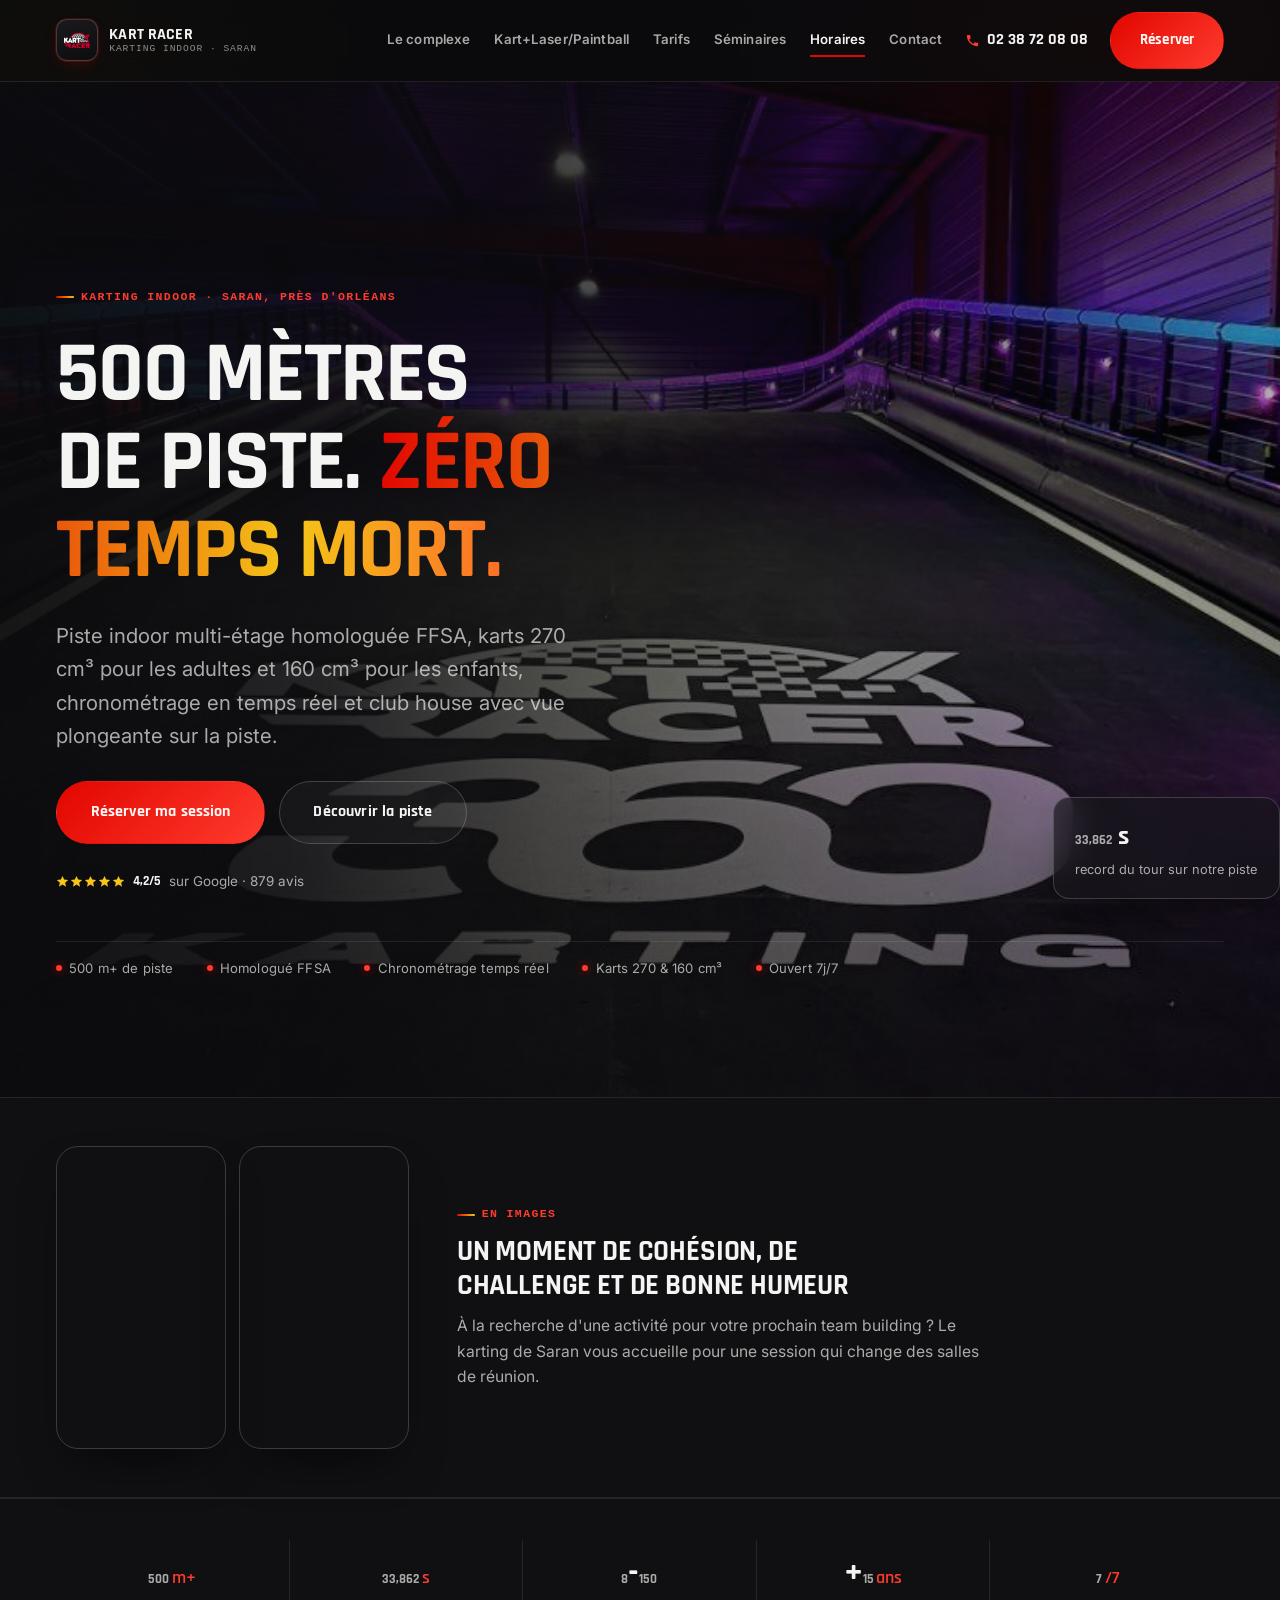
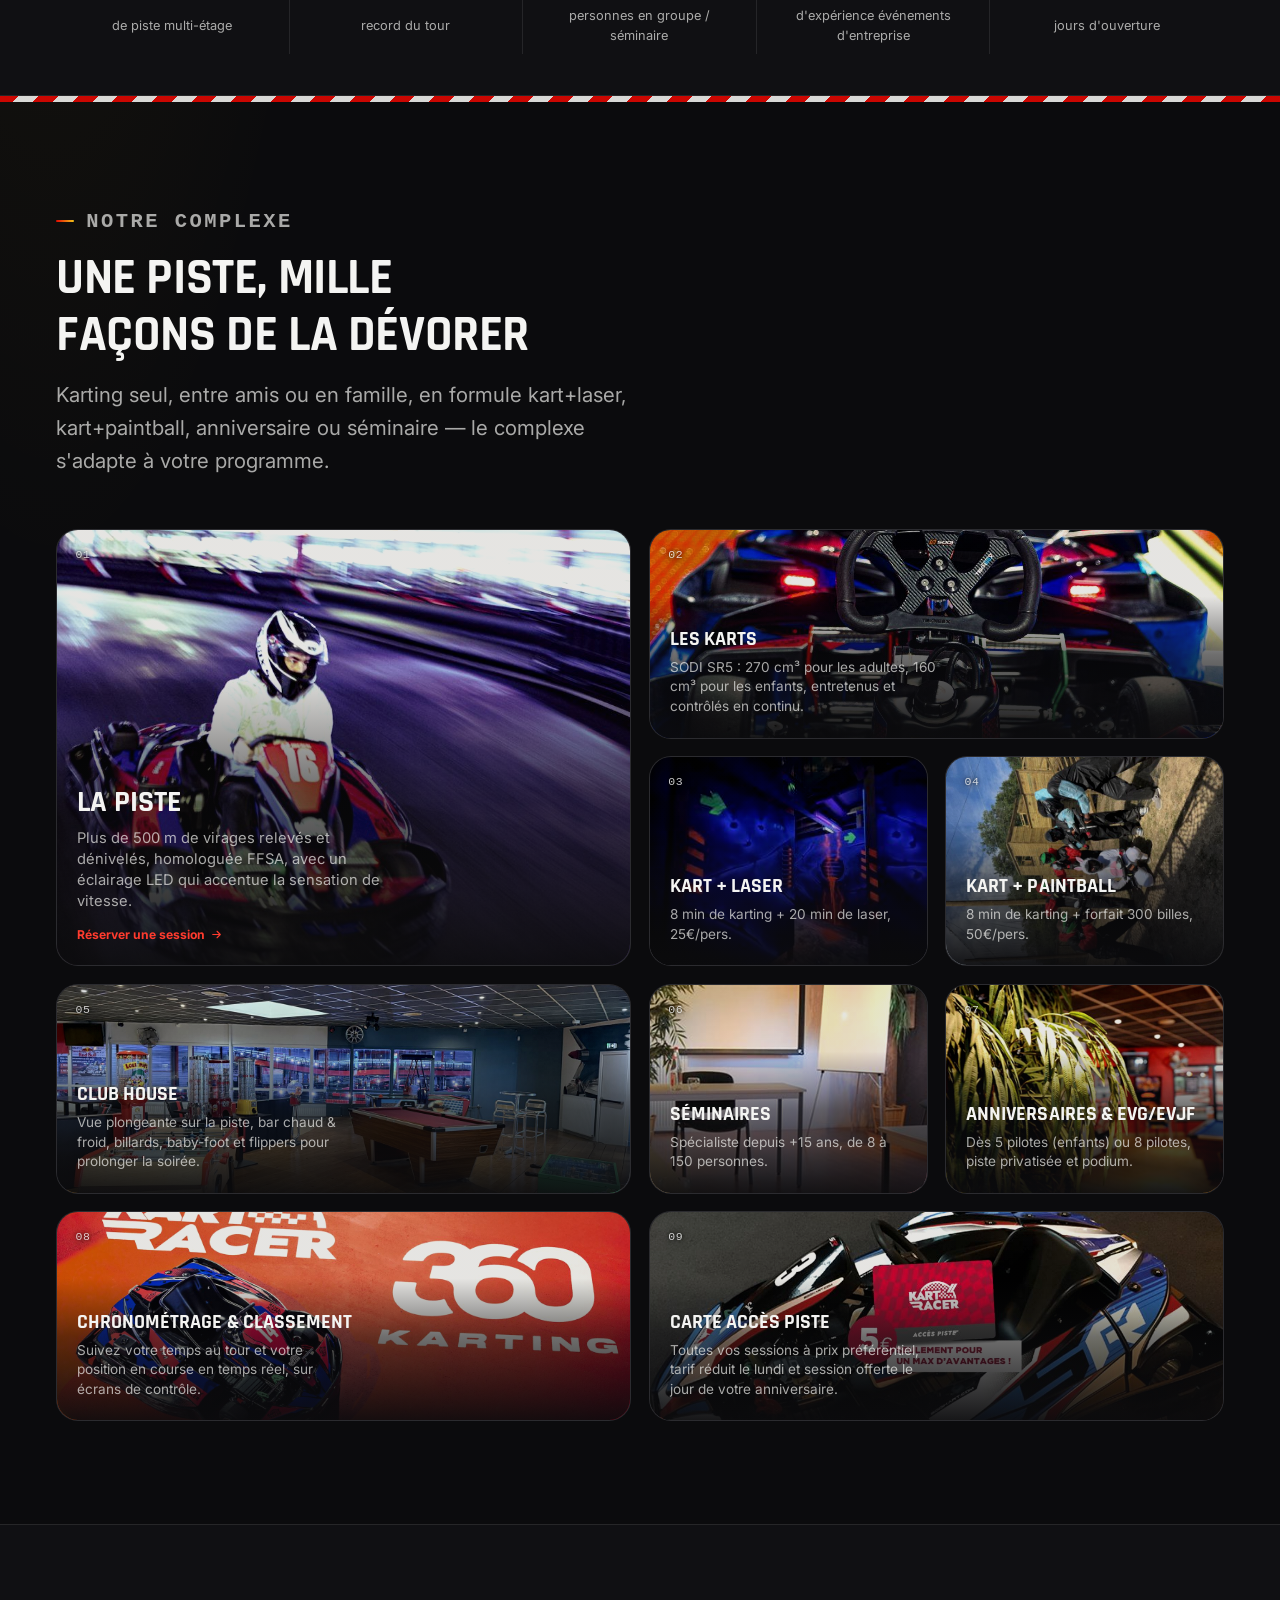
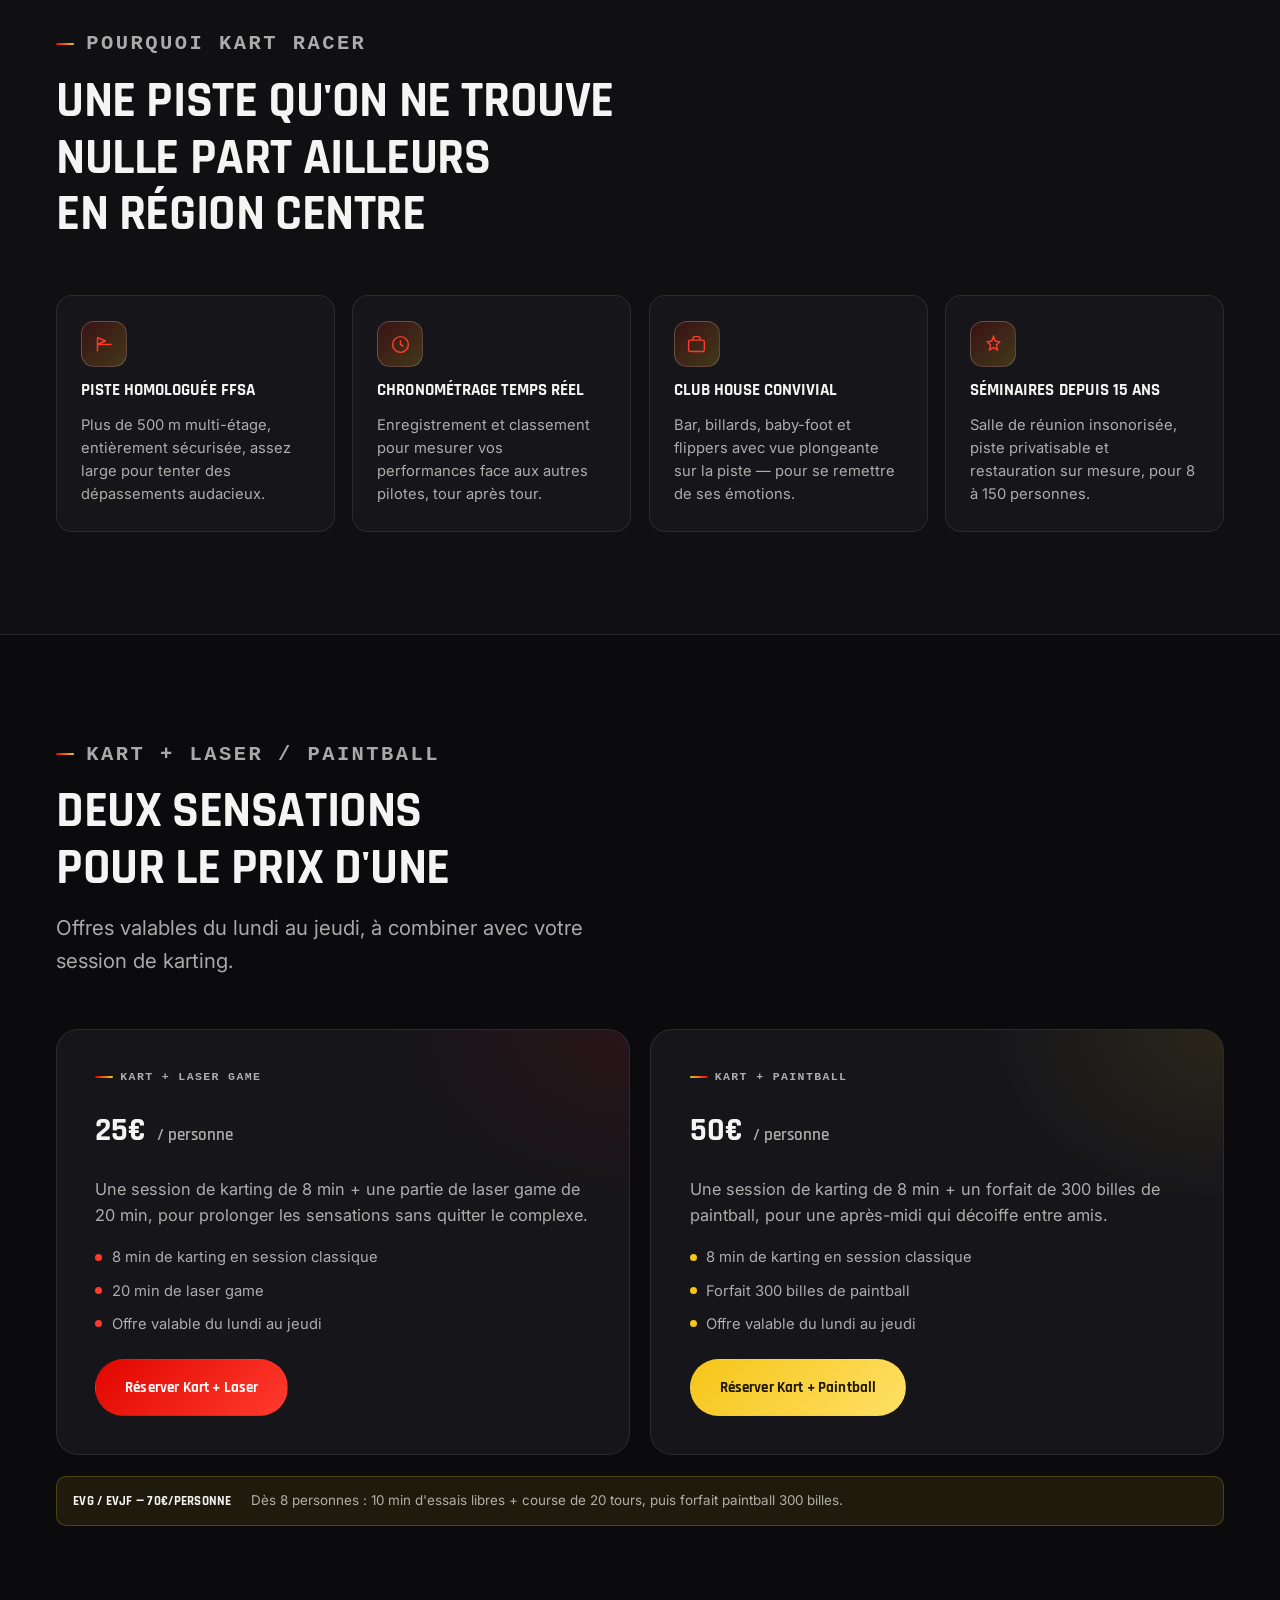
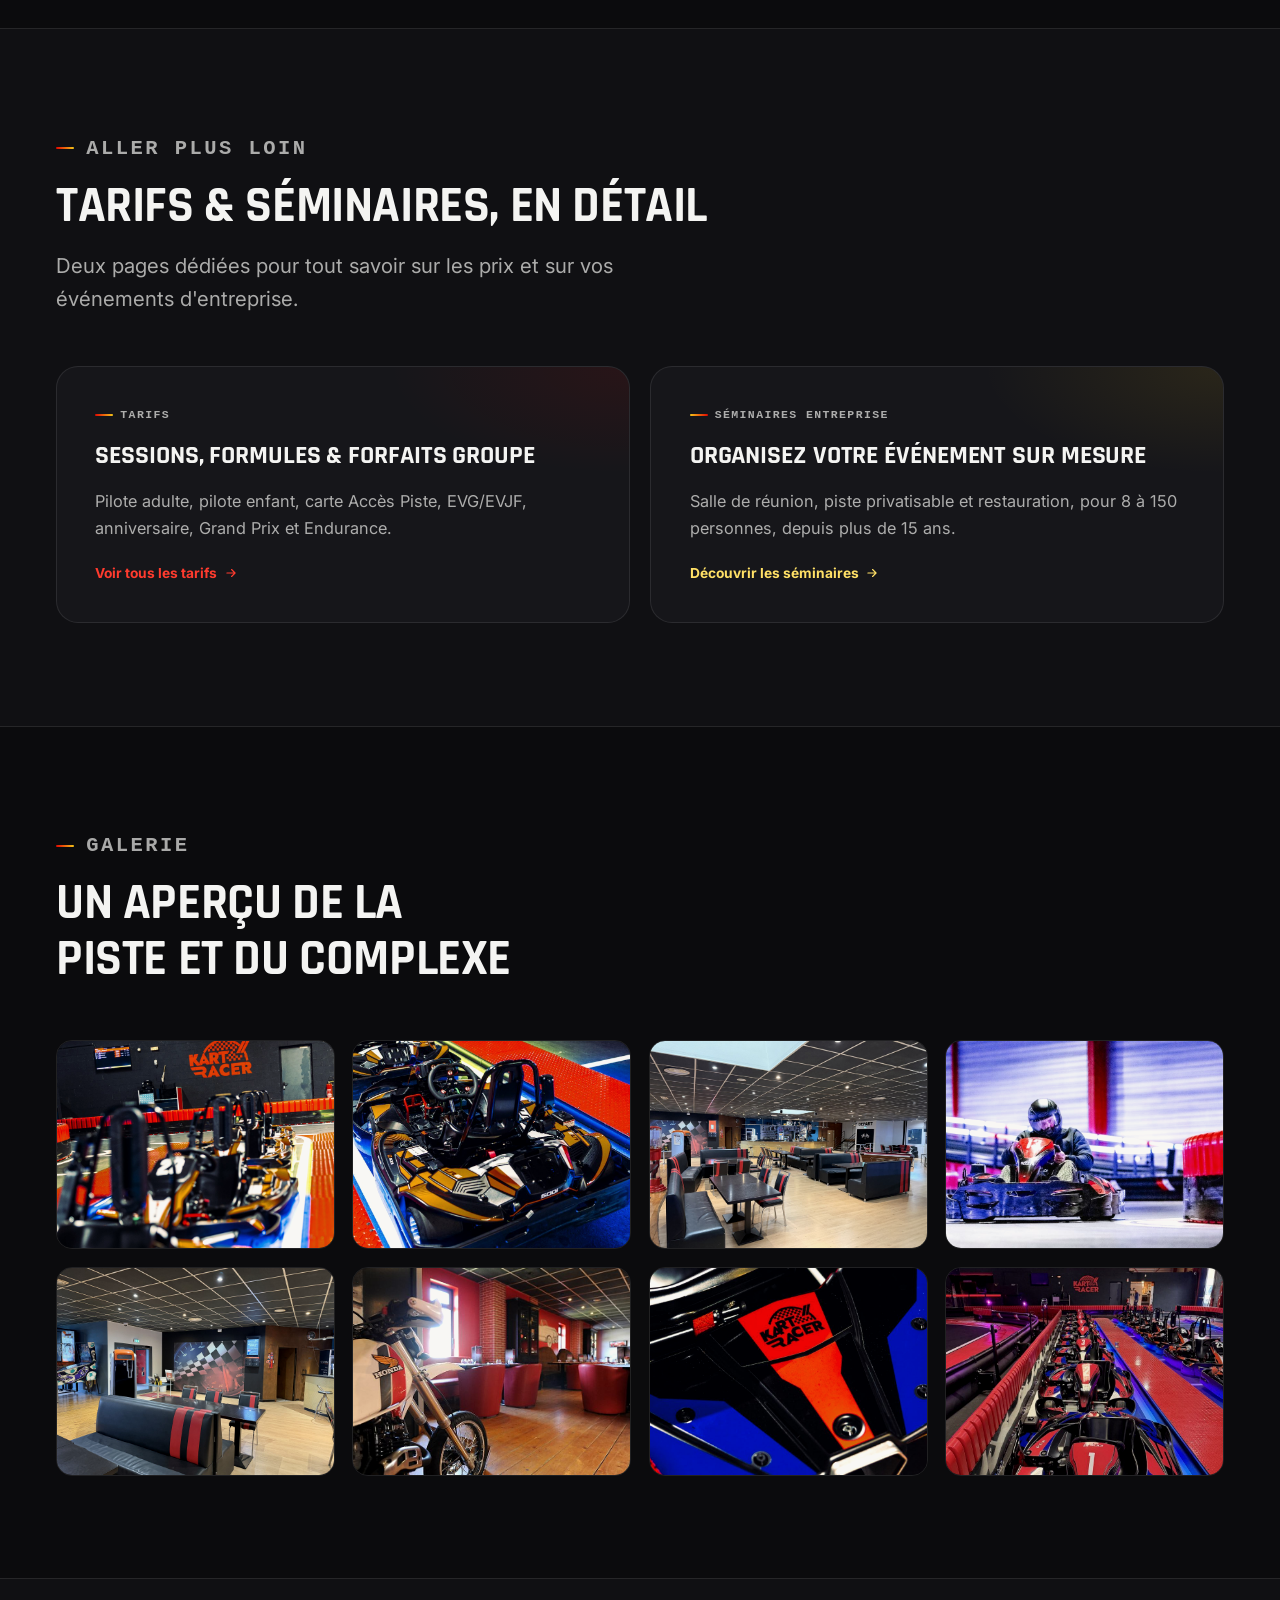
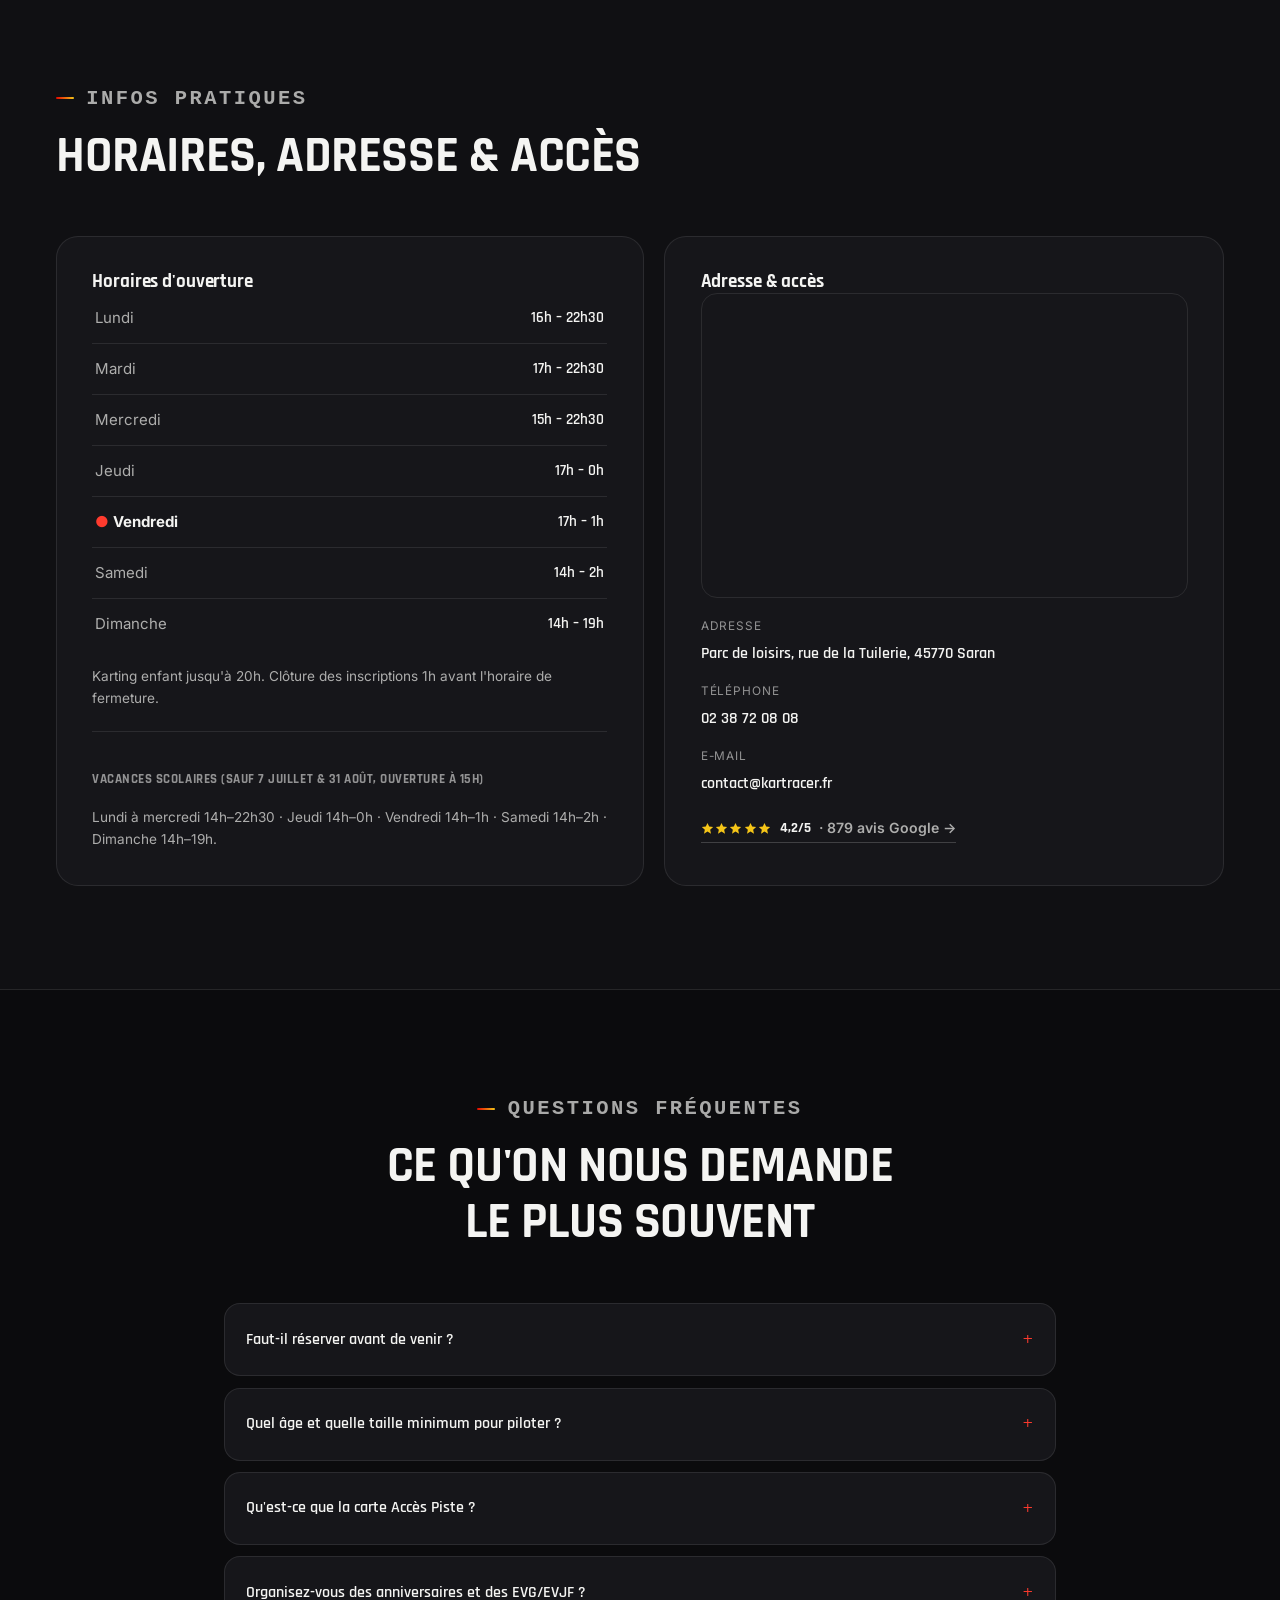
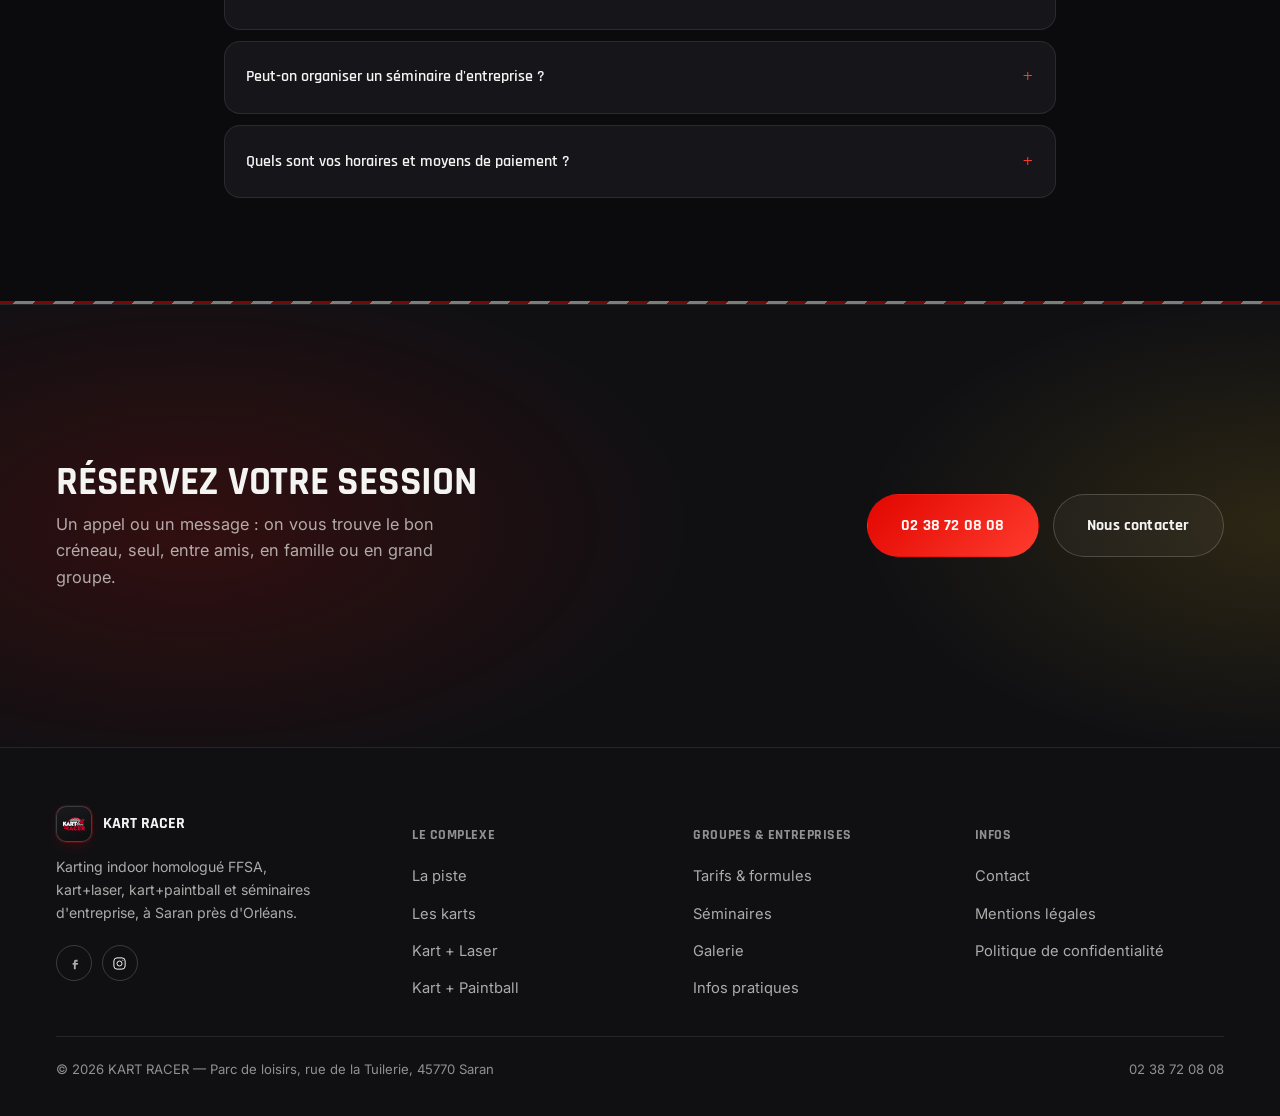
<file: index.html>
<!doctype html>
<html lang="fr">
<head>
<meta charset="utf-8" />
<meta name="viewport" content="width=device-width, initial-scale=1" />
<title>KART RACER — Karting indoor à Saran, près d'Orléans</title>
<meta name="description" content="Piste de karting indoor homologuée FFSA de plus de 500 m à Saran. Karts adultes 270 cm³ et enfants 160 cm³, chronométrage temps réel, kart+laser, kart+paintball, club house, séminaires d'entreprise et anniversaires." />
<link rel="icon" href="assets/img/logo-white.png" />
<meta property="og:title" content="KART RACER — Karting indoor à Saran" />
<meta property="og:description" content="Piste indoor homologuée FFSA de 500 m+, karts adultes et enfants, chronométrage temps réel, formules kart+laser/paintball, séminaires et anniversaires." />
<meta property="og:image" content="https://kart-racer.vercel.app/assets/img/hero-piste.jpg" />
<meta property="og:type" content="website" />
<meta name="twitter:card" content="summary_large_image" />
<link rel="canonical" href="https://www.kartracer.fr/" />

<script type="application/ld+json">
{
  "@context": "https://schema.org",
  "@type": "SportsActivityLocation",
  "name": "Kart Racer",
  "description": "Karting indoor homologué FFSA de plus de 500 m à Saran, karts adultes 270 cm³ et enfants 160 cm³, kart+laser, kart+paintball, club house et séminaires d'entreprise.",
  "telephone": "+33238720808",
  "email": "contact@kartracer.fr",
  "url": "https://www.kartracer.fr",
  "image": "https://www.kartracer.fr/wp-content/uploads/2025/12/KARTING_PISTE_ORLEANS-1-1024x617.jpeg",
  "address": {
    "@type": "PostalAddress",
    "streetAddress": "Rue de la Tuilerie",
    "addressLocality": "Saran",
    "postalCode": "45770",
    "addressRegion": "Loiret",
    "addressCountry": "FR"
  },
  "sameAs": [
    "https://www.facebook.com/pages/Kart-Racer-Saran/335581123008?ref=ts",
    "https://www.instagram.com/kart_racer_saran/"
  ],
  "aggregateRating": {
    "@type": "AggregateRating",
    "ratingValue": "4.2",
    "reviewCount": "879"
  },
  "openingHoursSpecification": [
    { "@type": "OpeningHoursSpecification", "dayOfWeek": "Monday", "opens": "16:00", "closes": "22:30" },
    { "@type": "OpeningHoursSpecification", "dayOfWeek": "Tuesday", "opens": "17:00", "closes": "22:30" },
    { "@type": "OpeningHoursSpecification", "dayOfWeek": "Wednesday", "opens": "15:00", "closes": "22:30" },
    { "@type": "OpeningHoursSpecification", "dayOfWeek": "Thursday", "opens": "17:00", "closes": "00:00" },
    { "@type": "OpeningHoursSpecification", "dayOfWeek": "Friday", "opens": "17:00", "closes": "01:00" },
    { "@type": "OpeningHoursSpecification", "dayOfWeek": "Saturday", "opens": "14:00", "closes": "02:00" },
    { "@type": "OpeningHoursSpecification", "dayOfWeek": "Sunday", "opens": "14:00", "closes": "19:00" }
  ],
  "maximumAttendeeCapacity": 150
}
</script>

<script type="application/ld+json">
{
  "@context": "https://schema.org",
  "@type": "FAQPage",
  "mainEntity": [
    { "@type": "Question", "name": "Faut-il réserver avant de venir ?", "acceptedAnswer": { "@type": "Answer", "text": "C'est conseillé, surtout le week-end et pour les groupes. Le plus simple est d'appeler le 02 38 72 08 08 ou de passer par notre formulaire de contact." } },
    { "@type": "Question", "name": "Quel âge et quelle taille minimum pour piloter ?", "acceptedAnswer": { "@type": "Answer", "text": "Les enfants pilotent en mini-kart 160 cm³ dès 7 ans et 1,30 m minimum (sessions jusqu'à 20h). Les adultes pilotent en kart 270 cm³ dès 15 ans et 1,55 m minimum." } },
    { "@type": "Question", "name": "Qu'est-ce que la carte Accès Piste ?", "acceptedAnswer": { "@type": "Answer", "text": "Une carte active 24h après son enregistrement, qui donne un tarif préférentiel sur toutes vos sessions, un tarif réduit tous les lundis et une session offerte le jour de votre anniversaire." } },
    { "@type": "Question", "name": "Organisez-vous des anniversaires et des EVG/EVJF ?", "acceptedAnswer": { "@type": "Answer", "text": "Oui, des formules existent dès 5 pilotes pour les anniversaires enfants et dès 8 pilotes pour les EVG/EVJF, avec piste privatisée et remise de médailles sur le podium." } },
    { "@type": "Question", "name": "Peut-on organiser un séminaire d'entreprise ?", "acceptedAnswer": { "@type": "Answer", "text": "Oui, Kart Racer est spécialiste des événements d'entreprise depuis plus de 15 ans : salle de réunion insonorisée de 50 personnes, piste privatisable et restauration sur mesure, pour des groupes de 8 à 150 personnes." } },
    { "@type": "Question", "name": "Quels sont vos horaires et moyens de paiement ?", "acceptedAnswer": { "@type": "Answer", "text": "Les horaires varient selon le jour (16h-22h30 le lundi jusqu'à 14h-2h le samedi) avec des horaires élargis pendant les vacances scolaires. Paiement accepté en espèces, chèques vacances et carte bancaire." } }
  ]
}
</script>

<link rel="preconnect" href="https://fonts.googleapis.com" />
<link rel="preconnect" href="https://fonts.gstatic.com" crossorigin />
<link rel="stylesheet" href="https://fonts.googleapis.com/css2?family=Rajdhani:wght@500;600;700&family=Inter:wght@400;500;600;700;800&display=swap" />
<link rel="stylesheet" href="assets/style.css" />
</head>
<body>

<header class="bar">
  <div class="wrap bar__in">
    <a class="bar__brand" href="/" aria-label="KART RACER — accueil">
      <span class="bar__badge"><img src="assets/img/logo-white.png" alt="" width="120" height="120" /></span>
      <span class="bar__brand-word"><b>KART RACER</b><small>Karting indoor · Saran</small></span>
    </a>
    <nav class="bar__nav" id="nav">
      <a href="#complexe">Le complexe</a>
      <a href="#formules">Kart+Laser/Paintball</a>
      <a href="tarifs.html">Tarifs</a>
      <a href="seminaires.html">Séminaires</a>
      <a href="#infos">Horaires</a>
      <a href="contact.html">Contact</a>
    </nav>
    <a class="bar__tel" href="tel:0238720808">
      <svg viewBox="0 0 24 24" aria-hidden="true"><path d="M6.6 10.8c1.4 2.8 3.8 5.1 6.6 6.6l2.2-2.2c.3-.3.7-.4 1-.2 1.1.4 2.3.6 3.6.6.6 0 1 .4 1 1V20c0 .6-.4 1-1 1C10.6 21 3 13.4 3 4c0-.6.4-1 1-1h3.4c.6 0 1 .4 1 1 0 1.2.2 2.4.6 3.6.1.4 0 .8-.3 1L6.6 10.8z"/></svg>
      02 38 72 08 08
    </a>
    <a class="btn bar__cta" href="tel:0238720808">Réserver</a>
    <button class="bar__burger" id="burger" aria-label="Ouvrir le menu" aria-expanded="false"><span></span></button>
  </div>
</header>

<main id="top">

  <section class="hero">
    <div class="hero__media">
      <img src="assets/img/hero-piste.jpg" alt="Piste de karting indoor Kart Racer à Saran, virage relevé éclairé en violet" fetchpriority="high" />
    </div>
    <div class="wrap hero__row">
      <div class="hero__in">
        <p class="label">Karting indoor · Saran, près d'Orléans</p>
        <h1>500 mètres de piste. <em>Zéro temps mort.</em></h1>
        <p class="hero__sub">Piste indoor multi-étage homologuée FFSA, karts 270 cm³ pour les adultes et 160 cm³ pour les enfants, chronométrage en temps réel et club house avec vue plongeante sur la piste.</p>
        <div class="hero__actions">
          <a class="btn btn--lg" href="tel:0238720808">Réserver ma session</a>
          <a class="btn btn--ghost btn--lg" href="#complexe">Découvrir la piste</a>
        </div>
        <a class="hero__proof" href="https://www.google.com/maps/search/?api=1&query=Kart+Racer+Saran" target="_blank" rel="noopener">
          <span class="stars" aria-hidden="true">
            <svg viewBox="0 0 20 20"><path d="M10 1.5l2.6 5.6 6.1.6-4.6 4.2 1.3 6-5.4-3.1-5.4 3.1 1.3-6-4.6-4.2 6.1-.6z"/></svg>
            <svg viewBox="0 0 20 20"><path d="M10 1.5l2.6 5.6 6.1.6-4.6 4.2 1.3 6-5.4-3.1-5.4 3.1 1.3-6-4.6-4.2 6.1-.6z"/></svg>
            <svg viewBox="0 0 20 20"><path d="M10 1.5l2.6 5.6 6.1.6-4.6 4.2 1.3 6-5.4-3.1-5.4 3.1 1.3-6-4.6-4.2 6.1-.6z"/></svg>
            <svg viewBox="0 0 20 20"><path d="M10 1.5l2.6 5.6 6.1.6-4.6 4.2 1.3 6-5.4-3.1-5.4 3.1 1.3-6-4.6-4.2 6.1-.6z"/></svg>
            <svg viewBox="0 0 20 20"><path d="M10 1.5l2.6 5.6 6.1.6-4.6 4.2 1.3 6-5.4-3.1-5.4 3.1 1.3-6-4.6-4.2 6.1-.6z"/></svg>
          </span>
          <b>4,2/5</b> sur Google · 879 avis
        </a>
      </div>
      <div class="hero__badge" aria-hidden="true">
        <b><span class="num" data-count="33.862" data-decimals="3">33,862</span> s</b>
        <span>record du tour sur notre piste</span>
      </div>
    </div>
    <div class="wrap">
      <div class="hero__chips">
        <span>500 m+ de piste</span>
        <span>Homologué FFSA</span>
        <span>Chronométrage temps réel</span>
        <span>Karts 270 &amp; 160 cm³</span>
        <span>Ouvert 7j/7</span>
      </div>
    </div>
  </section>

  <section class="reel-band" aria-label="Vidéo du complexe">
    <div class="wrap reel-band__in">
      <div class="reel-band__videos">
        <div class="reel-band__video">
          <video src="assets/video/hero-reel.mp4" autoplay muted loop playsinline webkit-playsinline preload="auto" aria-hidden="true"></video>
        </div>
        <div class="reel-band__video">
          <video src="assets/video/hero-reel-2.mp4" autoplay muted loop playsinline webkit-playsinline preload="auto" aria-hidden="true"></video>
        </div>
      </div>
      <div class="reel-band__text reveal">
        <p class="label">En images</p>
        <h2>Un moment de cohésion, de challenge et de bonne humeur</h2>
        <p>À la recherche d'une activité pour votre prochain team building ? Le karting de Saran vous accueille pour une session qui change des salles de réunion.</p>
      </div>
    </div>
  </section>

  <section class="stats" aria-label="Chiffres clés">
    <div class="wrap">
      <div class="stats__grid">
        <div class="stat"><b><span class="num" data-count="500">500</span><span class="u">m+</span></b><span>de piste multi-étage</span></div>
        <div class="stat"><b><span class="num" data-count="33.862" data-decimals="3">33,862</span><span class="u">s</span></b><span>record du tour</span></div>
        <div class="stat"><b><span class="num" data-count="8">8</span>-<span class="num" data-count="150">150</span></b><span>personnes en groupe / séminaire</span></div>
        <div class="stat"><b>+<span class="num" data-count="15">15</span><span class="u">ans</span></b><span>d'expérience événements d'entreprise</span></div>
        <div class="stat"><b><span class="num" data-count="7">7</span><span class="u">/7</span></b><span>jours d'ouverture</span></div>
      </div>
      <div class="stats__dots" aria-hidden="true"><span class="is-active"></span><span></span><span></span><span></span><span></span></div>
    </div>
  </section>

  <div class="kerb" aria-hidden="true"></div>

  <section id="complexe">
    <div class="wrap">
      <div class="head reveal">
        <p class="label">Notre complexe</p>
        <h2>Une piste, mille façons de la dévorer</h2>
        <p>Karting seul, entre amis ou en famille, en formule kart+laser, kart+paintball, anniversaire ou séminaire — le complexe s'adapte à votre programme.</p>
      </div>
      <div class="bento reveal">
        <a class="bento__card b-lg" href="tel:0238720808">
          <span class="bento__num">01</span>
          <img src="assets/img/piste-racing.jpg" alt="Kart en pleine accélération sur la piste indoor Kart Racer" loading="lazy" />
          <div class="bento__body">
            <h3>La piste</h3>
            <p>Plus de 500 m de virages relevés et dénivelés, homologuée FFSA, avec un éclairage LED qui accentue la sensation de vitesse.</p>
            <span class="bento__more">Réserver une session <svg viewBox="0 0 24 24"><path d="M5 12h14M13 6l6 6-6 6" stroke="currentColor" stroke-width="2" fill="none" stroke-linecap="round" stroke-linejoin="round"/></svg></span>
          </div>
        </a>
        <a class="bento__card b-wide is-amber" href="tel:0238720808">
          <span class="bento__num">02</span>
          <img src="assets/img/kart-adulte.jpg" alt="Kart SODI SR5 sur la piste Kart Racer, siège compétition et pédalier réglable" loading="lazy" />
          <div class="bento__body">
            <h3>Les karts</h3>
            <p>SODI SR5 : 270 cm³ pour les adultes, 160 cm³ pour les enfants, entretenus et contrôlés en continu.</p>
          </div>
        </a>
        <a class="bento__card" href="#formules">
          <span class="bento__num">03</span>
          <img src="assets/img/laser.jpg" alt="Formule kart et laser game" loading="lazy" />
          <div class="bento__body">
            <h3>Kart + Laser</h3>
            <p>8 min de karting + 20 min de laser, 25€/pers.</p>
          </div>
        </a>
        <a class="bento__card is-amber" href="#formules">
          <span class="bento__num">04</span>
          <img src="assets/img/paintball-2.jpg" alt="Joueur équipé pour une partie de paintball" loading="lazy" />
          <div class="bento__body">
            <h3>Kart + Paintball</h3>
            <p>8 min de karting + forfait 300 billes, 50€/pers.</p>
          </div>
        </a>
        <a class="bento__card b-wide" href="tel:0238720808">
          <span class="bento__num">05</span>
          <img src="assets/img/clubhouse-1.jpeg" alt="Club house Kart Racer avec vue plongeante sur la piste, bar, billard et baby-foot" loading="lazy" />
          <div class="bento__body">
            <h3>Club house</h3>
            <p>Vue plongeante sur la piste, bar chaud &amp; froid, billards, baby-foot et flippers pour prolonger la soirée.</p>
          </div>
        </a>
        <a class="bento__card" href="seminaires.html">
          <span class="bento__num">06</span>
          <img src="assets/img/seminaire-top.jpg" alt="Espace séminaire Kart Racer" loading="lazy" />
          <div class="bento__body">
            <h3>Séminaires</h3>
            <p>Spécialiste depuis +15 ans, de 8 à 150 personnes.</p>
          </div>
        </a>
        <a class="bento__card" href="tarifs.html">
          <span class="bento__num">07</span>
          <img src="assets/img/clubhouse-bar.jpg" alt="Ambiance conviviale au bar du club house Kart Racer" loading="lazy" />
          <div class="bento__body">
            <h3>Anniversaires &amp; EVG/EVJF</h3>
            <p>Dès 5 pilotes (enfants) ou 8 pilotes, piste privatisée et podium.</p>
          </div>
        </a>
        <a class="bento__card b-wide is-amber" href="#complexe">
          <span class="bento__num">08</span>
          <img src="assets/img/piste-slider.jpg" alt="Écrans de chronométrage en temps réel sur la piste Kart Racer" loading="lazy" />
          <div class="bento__body">
            <h3>Chronométrage &amp; classement</h3>
            <p>Suivez votre temps au tour et votre position en course en temps réel, sur écrans de contrôle.</p>
          </div>
        </a>
        <a class="bento__card b-wide" href="tarifs.html">
          <span class="bento__num">09</span>
          <img src="assets/img/carte-acces.jpg" alt="Carte Accès Piste Kart Racer, tarifs préférentiels" loading="lazy" />
          <div class="bento__body">
            <h3>Carte Accès Piste</h3>
            <p>Toutes vos sessions à prix préférentiel, tarif réduit le lundi et session offerte le jour de votre anniversaire.</p>
          </div>
        </a>
      </div>
      <div class="bento__dots" aria-hidden="true"><span class="is-active"></span><span></span><span></span><span></span><span></span><span></span><span></span><span></span><span></span></div>
    </div>
  </section>

  <section id="pourquoi" class="sec--alt">
    <div class="wrap">
      <div class="head reveal">
        <p class="label">Pourquoi Kart Racer</p>
        <h2>Une piste qu'on ne trouve nulle part ailleurs en région Centre</h2>
      </div>
      <div class="why-grid reveal">
        <div class="why">
          <div class="why__icon"><svg viewBox="0 0 24 24"><path d="M4 20V4M4 4l9 4-9 4" fill="none" stroke-linejoin="round"/><path d="M4 12h16" /></svg></div>
          <h3>Piste homologuée FFSA</h3>
          <p>Plus de 500 m multi-étage, entièrement sécurisée, assez large pour tenter des dépassements audacieux.</p>
        </div>
        <div class="why">
          <div class="why__icon"><svg viewBox="0 0 24 24"><circle cx="12" cy="12" r="9"/><path d="M12 7v5l3.2 2"/></svg></div>
          <h3>Chronométrage temps réel</h3>
          <p>Enregistrement et classement pour mesurer vos performances face aux autres pilotes, tour après tour.</p>
        </div>
        <div class="why">
          <div class="why__icon"><svg viewBox="0 0 24 24"><rect x="3" y="7" width="18" height="13" rx="2"/><path d="M8 7V5a2 2 0 0 1 2-2h4a2 2 0 0 1 2 2v2"/></svg></div>
          <h3>Club house convivial</h3>
          <p>Bar, billards, baby-foot et flippers avec vue plongeante sur la piste — pour se remettre de ses émotions.</p>
        </div>
        <div class="why">
          <div class="why__icon"><svg viewBox="0 0 24 24"><path d="M12 3l2 5 5 1-3.6 3.6 1 5.4-4.4-2.4-4.4 2.4 1-5.4L5 9l5-1 2-5z"/></svg></div>
          <h3>Séminaires depuis 15 ans</h3>
          <p>Salle de réunion insonorisée, piste privatisable et restauration sur mesure, pour 8 à 150 personnes.</p>
        </div>
      </div>
      <div class="why-grid__dots" aria-hidden="true"><span class="is-active"></span><span></span><span></span><span></span></div>
    </div>
  </section>

  <section id="formules">
    <div class="wrap">
      <div class="head reveal">
        <p class="label">Kart + Laser / Paintball</p>
        <h2>Deux sensations pour le prix d'une</h2>
        <p>Offres valables du lundi au jeudi, à combiner avec votre session de karting.</p>
      </div>
      <div class="formules formules--slide reveal">
        <div class="formule formule--a">
          <p class="label">Kart + Laser Game</p>
          <div class="formule__price">25€ <span>/ personne</span></div>
          <p>Une session de karting de 8 min + une partie de laser game de 20 min, pour prolonger les sensations sans quitter le complexe.</p>
          <ul class="formule__list">
            <li>8 min de karting en session classique</li>
            <li>20 min de laser game</li>
            <li>Offre valable du lundi au jeudi</li>
          </ul>
          <div class="formule__actions">
            <a class="btn" href="tel:0238720808">Réserver Kart + Laser</a>
          </div>
        </div>
        <div class="formule formule--b">
          <p class="label label--amber">Kart + Paintball</p>
          <div class="formule__price">50€ <span>/ personne</span></div>
          <p>Une session de karting de 8 min + un forfait de 300 billes de paintball, pour une après-midi qui décoiffe entre amis.</p>
          <ul class="formule__list">
            <li>8 min de karting en session classique</li>
            <li>Forfait 300 billes de paintball</li>
            <li>Offre valable du lundi au jeudi</li>
          </ul>
          <div class="formule__actions">
            <a class="btn btn--amber" href="tel:0238720808">Réserver Kart + Paintball</a>
          </div>
        </div>
      </div>
      <div class="formules__dots" aria-hidden="true"><span class="is-active"></span><span></span></div>
      <div class="price-note price-note--evg reveal">
        <strong class="price-note__tag">EVG / EVJF — 70€/personne</strong>
        <span>Dès 8 personnes : 10 min d'essais libres + course de 20 tours, puis forfait paintball 300 billes.</span>
      </div>
    </div>
  </section>

  <section id="explorer" class="sec--alt">
    <div class="wrap">
      <div class="head reveal">
        <p class="label">Aller plus loin</p>
        <h2>Tarifs &amp; séminaires, en détail</h2>
        <p>Deux pages dédiées pour tout savoir sur les prix et sur vos événements d'entreprise.</p>
      </div>
      <div class="formules reveal">
        <a class="formule formule--a" href="tarifs.html">
          <p class="label">Tarifs</p>
          <h3>Sessions, formules &amp; forfaits groupe</h3>
          <p>Pilote adulte, pilote enfant, carte Accès Piste, EVG/EVJF, anniversaire, Grand Prix et Endurance.</p>
          <span class="formule__more">Voir tous les tarifs <svg viewBox="0 0 24 24"><path d="M5 12h14M13 6l6 6-6 6" stroke="currentColor" stroke-width="2" fill="none" stroke-linecap="round" stroke-linejoin="round"/></svg></span>
        </a>
        <a class="formule formule--b" href="seminaires.html">
          <p class="label label--amber">Séminaires entreprise</p>
          <h3>Organisez votre événement sur mesure</h3>
          <p>Salle de réunion, piste privatisable et restauration, pour 8 à 150 personnes, depuis plus de 15 ans.</p>
          <span class="formule__more">Découvrir les séminaires <svg viewBox="0 0 24 24"><path d="M5 12h14M13 6l6 6-6 6" stroke="currentColor" stroke-width="2" fill="none" stroke-linecap="round" stroke-linejoin="round"/></svg></span>
        </a>
      </div>
    </div>
  </section>

  <section id="galerie">
    <div class="wrap">
      <div class="head reveal">
        <p class="label">Galerie</p>
        <h2>Un aperçu de la piste et du complexe</h2>
      </div>
      <div class="gallery reveal">
        <figure><img src="assets/img/piste-sport.jpg" alt="Vue large de la piste de karting indoor Kart Racer" loading="lazy" /><figcaption>La piste</figcaption></figure>
        <figure><img src="assets/img/kart-racing2.jpg" alt="Kart en course sur la piste indoor Kart Racer" loading="lazy" /><figcaption>En piste</figcaption></figure>
        <figure><img src="assets/img/clubhouse-2.jpeg" alt="Intérieur du club house Kart Racer" loading="lazy" /><figcaption>Club house</figcaption></figure>
        <figure><img src="assets/img/piste-unique.jpg" alt="Virage relevé de la piste Kart Racer sous éclairage LED" loading="lazy" /><figcaption>Virage relevé</figcaption></figure>
        <figure><img src="assets/img/clubhouse-3.jpeg" alt="Espace bar et jeux du club house Kart Racer" loading="lazy" /><figcaption>Bar &amp; jeux</figcaption></figure>
        <figure><img src="assets/img/indoor-wide.jpg" alt="Vue d'ensemble du complexe indoor Kart Racer" loading="lazy" /><figcaption>Vue d'ensemble</figcaption></figure>
        <figure><img src="assets/img/kart-parc.jpg" alt="Parc de karts Kart Racer" loading="lazy" /><figcaption>Le parc de karts</figcaption></figure>
        <figure><img src="assets/img/piste-indoor.jpg" alt="Ligne droite de la piste indoor Kart Racer" loading="lazy" /><figcaption>Ligne droite</figcaption></figure>
      </div>
    </div>
  </section>

  <section id="infos" class="sec--alt">
    <div class="wrap">
      <div class="head reveal">
        <p class="label">Infos pratiques</p>
        <h2>Horaires, adresse &amp; accès</h2>
      </div>
      <div class="infos-grid reveal">
        <div class="card">
          <h3>Horaires d'ouverture</h3>
          <table class="hours" id="hoursTable">
            <tbody>
              <tr data-day="1"><td>Lundi</td><td>16h – 22h30</td></tr>
              <tr data-day="2"><td>Mardi</td><td>17h – 22h30</td></tr>
              <tr data-day="3"><td>Mercredi</td><td>15h – 22h30</td></tr>
              <tr data-day="4"><td>Jeudi</td><td>17h – 0h</td></tr>
              <tr data-day="5"><td>Vendredi</td><td>17h – 1h</td></tr>
              <tr data-day="6"><td>Samedi</td><td>14h – 2h</td></tr>
              <tr data-day="0"><td>Dimanche</td><td>14h – 19h</td></tr>
            </tbody>
          </table>
          <p class="hours-note">Karting enfant jusqu'à 20h. Clôture des inscriptions 1h avant l'horaire de fermeture.</p>
          <div class="hours-alt">
            <h4>Vacances scolaires (sauf 7 juillet &amp; 31 août, ouverture à 15h)</h4>
            <p class="hours-note">Lundi à mercredi 14h–22h30 · Jeudi 14h–0h · Vendredi 14h–1h · Samedi 14h–2h · Dimanche 14h–19h.</p>
          </div>
        </div>
        <div class="card">
          <h3>Adresse &amp; accès</h3>
          <div class="addr-map">
            <iframe title="Localisation de Kart Racer à Saran" src="https://www.google.com/maps?q=Rue+de+la+Tuilerie%2C+45770+Saran&z=15&output=embed" loading="lazy" referrerpolicy="no-referrer-when-downgrade"></iframe>
          </div>
          <div class="addr-list">
            <div><span class="k">Adresse</span><span class="v">Parc de loisirs, rue de la Tuilerie, 45770 Saran</span></div>
            <div><span class="k">Téléphone</span><a class="v" href="tel:0238720808">02 38 72 08 08</a></div>
            <div><span class="k">E-mail</span><a class="v" href="mailto:contact@kartracer.fr">contact@kartracer.fr</a></div>
          </div>
          <a class="avis-link" href="https://www.google.com/maps/search/?api=1&query=Kart+Racer+Saran" target="_blank" rel="noopener">
            <span class="avis-link__stars" aria-hidden="true">
              <svg viewBox="0 0 20 20"><path d="M10 1.5l2.6 5.6 6.1.6-4.6 4.2 1.3 6-5.4-3.1-5.4 3.1 1.3-6-4.6-4.2 6.1-.6z"/></svg>
              <svg viewBox="0 0 20 20"><path d="M10 1.5l2.6 5.6 6.1.6-4.6 4.2 1.3 6-5.4-3.1-5.4 3.1 1.3-6-4.6-4.2 6.1-.6z"/></svg>
              <svg viewBox="0 0 20 20"><path d="M10 1.5l2.6 5.6 6.1.6-4.6 4.2 1.3 6-5.4-3.1-5.4 3.1 1.3-6-4.6-4.2 6.1-.6z"/></svg>
              <svg viewBox="0 0 20 20"><path d="M10 1.5l2.6 5.6 6.1.6-4.6 4.2 1.3 6-5.4-3.1-5.4 3.1 1.3-6-4.6-4.2 6.1-.6z"/></svg>
              <svg viewBox="0 0 20 20"><path d="M10 1.5l2.6 5.6 6.1.6-4.6 4.2 1.3 6-5.4-3.1-5.4 3.1 1.3-6-4.6-4.2 6.1-.6z"/></svg>
            </span>
            <span class="avis-link__score">4,2/5</span> · 879 avis Google →
          </a>
        </div>
      </div>
    </div>
  </section>

  <section id="faq">
    <div class="wrap">
      <div class="head head--center reveal">
        <p class="label">Questions fréquentes</p>
        <h2>Ce qu'on nous demande le plus souvent</h2>
      </div>
      <div class="faq reveal">
        <details>
          <summary>Faut-il réserver avant de venir ?</summary>
          <p>C'est conseillé, surtout le week-end et pour les groupes. Le plus simple est d'appeler le 02 38 72 08 08 ou de passer par notre formulaire de contact.</p>
        </details>
        <details>
          <summary>Quel âge et quelle taille minimum pour piloter ?</summary>
          <p>Les enfants pilotent en mini-kart 160 cm³ dès 7 ans et 1,30 m minimum (sessions jusqu'à 20h). Les adultes pilotent en kart 270 cm³ dès 15 ans et 1,55 m minimum.</p>
        </details>
        <details>
          <summary>Qu'est-ce que la carte Accès Piste ?</summary>
          <p>Une carte active 24h après son enregistrement, qui donne un tarif préférentiel sur toutes vos sessions, un tarif réduit tous les lundis et une session offerte le jour de votre anniversaire.</p>
        </details>
        <details>
          <summary>Organisez-vous des anniversaires et des EVG/EVJF ?</summary>
          <p>Oui, des formules existent dès 5 pilotes pour les anniversaires enfants et dès 8 pilotes pour les EVG/EVJF, avec piste privatisée et remise de médailles sur le podium.</p>
        </details>
        <details>
          <summary>Peut-on organiser un séminaire d'entreprise ?</summary>
          <p>Oui, Kart Racer est spécialiste des événements d'entreprise depuis plus de 15 ans : salle de réunion insonorisée de 50 personnes, piste privatisable et restauration sur mesure, pour des groupes de 8 à 150 personnes.</p>
        </details>
        <details>
          <summary>Quels sont vos horaires et moyens de paiement ?</summary>
          <p>Les horaires varient selon le jour (16h-22h30 le lundi jusqu'à 14h-2h le samedi) avec des horaires élargis pendant les vacances scolaires. Paiement accepté en espèces, chèques vacances et carte bancaire.</p>
        </details>
      </div>
    </div>
  </section>

  <div class="kerb kerb--sm" aria-hidden="true"></div>

  <section class="cta-band">
    <div class="wrap cta-band__in">
      <div>
        <h2>Réservez votre session</h2>
        <p>Un appel ou un message : on vous trouve le bon créneau, seul, entre amis, en famille ou en grand groupe.</p>
      </div>
      <div class="cta-band__actions">
        <a class="btn btn--lg" href="tel:0238720808">02 38 72 08 08</a>
        <a class="btn btn--ghost btn--lg" href="contact.html">Nous contacter</a>
      </div>
    </div>
  </section>

</main>

<footer>
  <div class="wrap foot">
    <div class="foot__top">
      <div class="foot__brand">
        <div class="foot__brand-mark">
          <span class="bar__badge"><img src="assets/img/logo-white.png" alt="" width="60" height="60" /></span>
          <b>KART RACER</b>
        </div>
        <p>Karting indoor homologué FFSA, kart+laser, kart+paintball et séminaires d'entreprise, à Saran près d'Orléans.</p>
        <div class="foot__social" aria-label="Réseaux sociaux">
          <a href="https://www.facebook.com/pages/Kart-Racer-Saran/335581123008?ref=ts" target="_blank" rel="noopener" aria-label="Facebook"><svg viewBox="0 0 24 24"><path d="M14 9h3V6h-3c-1.7 0-3 1.3-3 3v2H9v3h2v7h3v-7h3l1-3h-4V9c0-.6.4-1 1-1z"/></svg></a>
          <a href="https://www.instagram.com/kart_racer_saran/" target="_blank" rel="noopener" aria-label="Instagram"><svg viewBox="0 0 24 24"><rect x="3" y="3" width="18" height="18" rx="5" fill="none" stroke="currentColor" stroke-width="1.6"/><circle cx="12" cy="12" r="4" fill="none" stroke="currentColor" stroke-width="1.6"/><circle cx="17.3" cy="6.7" r="1.1"/></svg></a>
        </div>
      </div>
      <div class="foot__col">
        <h4>Le complexe</h4>
        <ul>
          <li><a href="#complexe">La piste</a></li>
          <li><a href="#complexe">Les karts</a></li>
          <li><a href="#formules">Kart + Laser</a></li>
          <li><a href="#formules">Kart + Paintball</a></li>
        </ul>
      </div>
      <div class="foot__col">
        <h4>Groupes &amp; entreprises</h4>
        <ul>
          <li><a href="tarifs.html">Tarifs &amp; formules</a></li>
          <li><a href="seminaires.html">Séminaires</a></li>
          <li><a href="#galerie">Galerie</a></li>
          <li><a href="#infos">Infos pratiques</a></li>
        </ul>
      </div>
      <div class="foot__col">
        <h4>Infos</h4>
        <ul>
          <li><a href="contact.html">Contact</a></li>
          <li><a href="#">Mentions légales</a></li>
          <li><a href="#">Politique de confidentialité</a></li>
        </ul>
      </div>
    </div>
    <div class="foot__bottom">
      <span>© 2026 KART RACER — Parc de loisirs, rue de la Tuilerie, 45770 Saran</span>
      <a href="tel:0238720808">02 38 72 08 08</a>
    </div>
  </div>
</footer>

<a class="call-fab" href="tel:0238720808" aria-label="Appeler Kart Racer au 02 38 72 08 08"><svg viewBox="0 0 24 24" aria-hidden="true"><path d="M6.6 10.8c1.4 2.8 3.8 5.1 6.6 6.6l2.2-2.2c.3-.3.7-.4 1-.2 1.1.4 2.3.6 3.6.6.6 0 1 .4 1 1V20c0 .6-.4 1-1 1C10.6 21 3 13.4 3 4c0-.6.4-1 1-1h3.4c.6 0 1 .4 1 1 0 1.2.2 2.4.6 3.6.1.4 0 .8-.3 1L6.6 10.8z"/></svg>Appeler</a>

<script src="assets/app.js" defer></script>

</body>
</html>
</file>
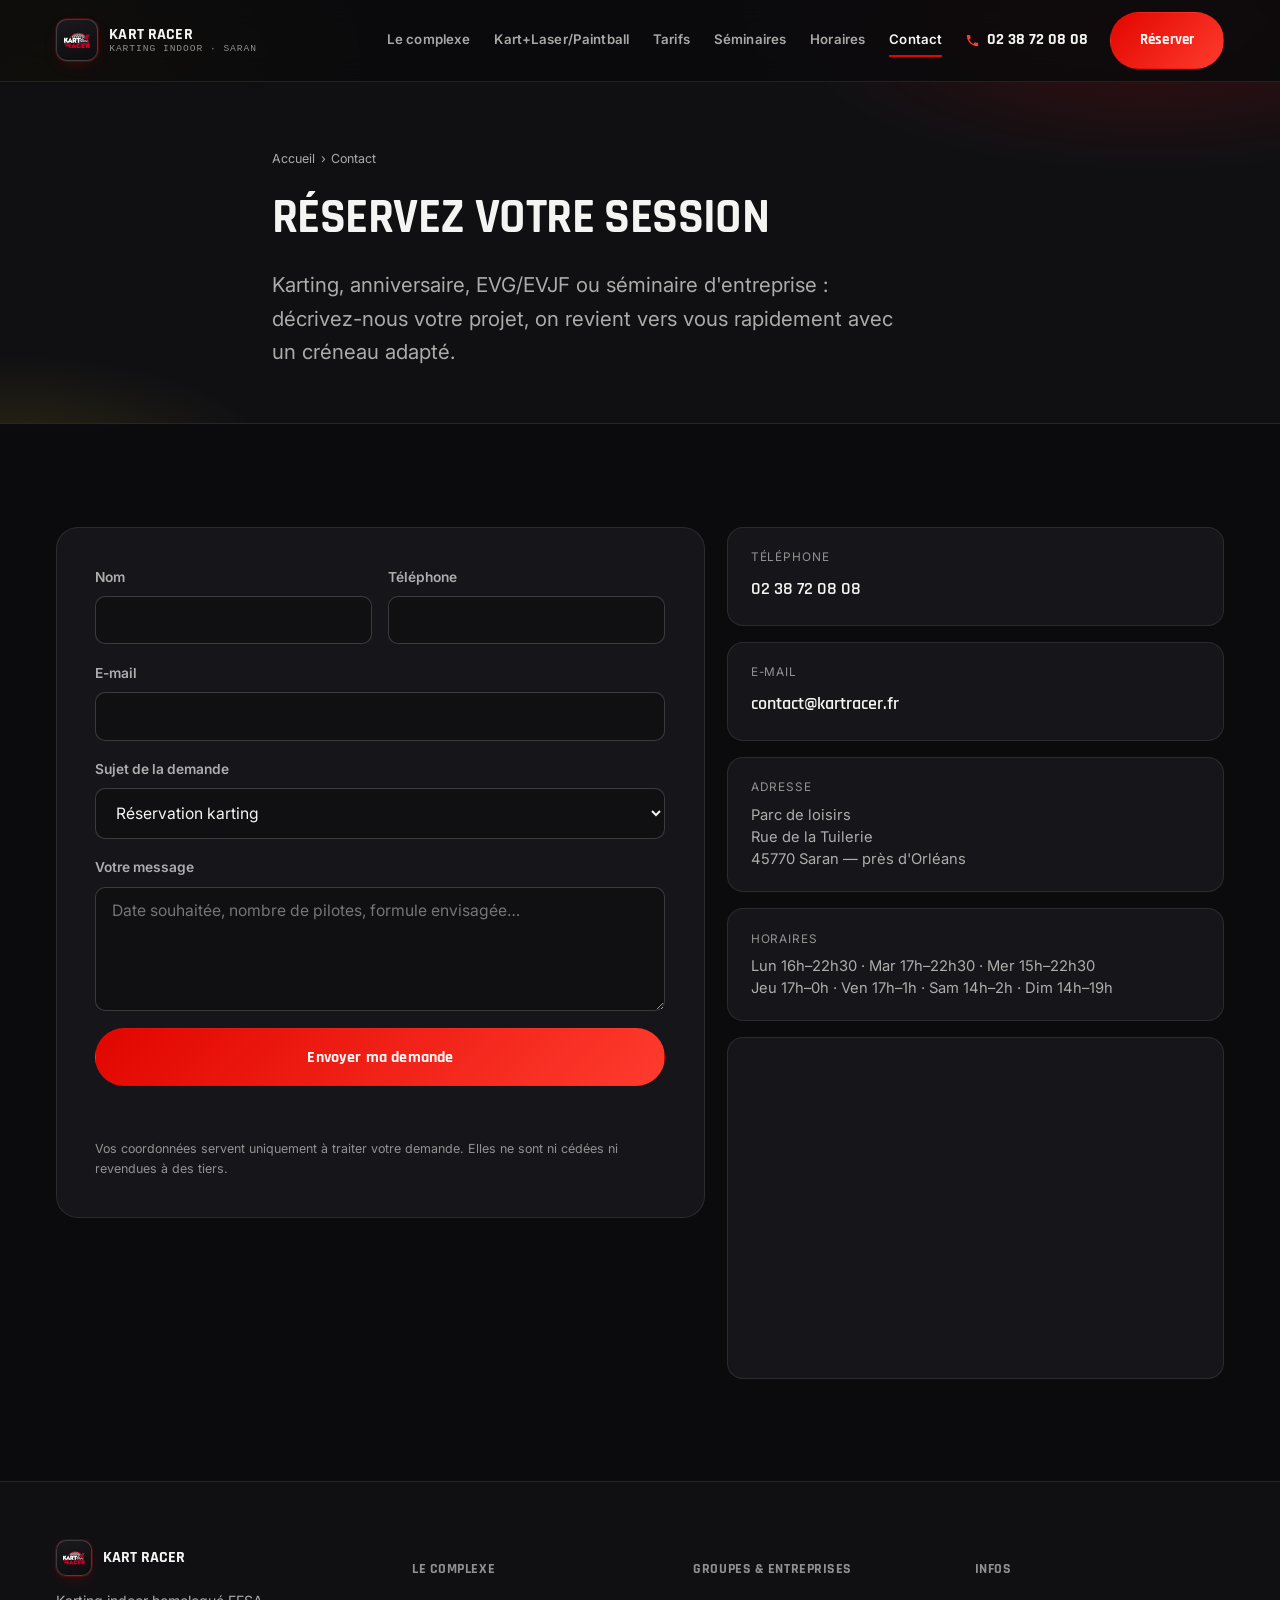
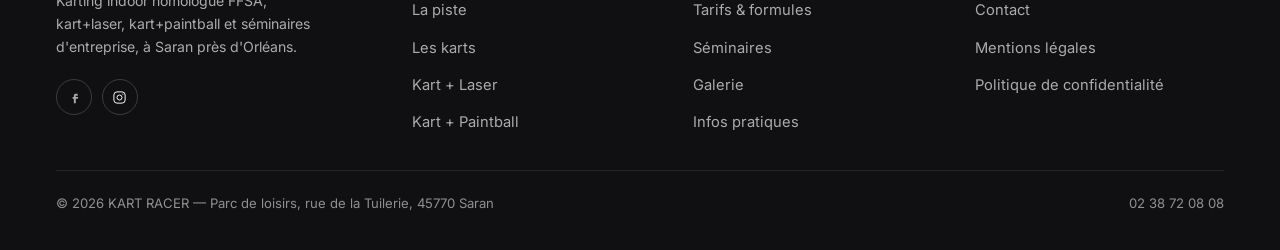
<file: contact.html>
<!doctype html>
<html lang="fr">
<head>
<meta charset="utf-8" />
<meta name="viewport" content="width=device-width, initial-scale=1" />
<title>Contact &amp; réservation — KART RACER, Saran</title>
<meta name="description" content="Contactez Kart Racer pour réserver une session de karting, organiser un anniversaire, un EVG/EVJF ou un séminaire d'entreprise. Téléphone, e-mail, formulaire, horaires et accès." />
<link rel="icon" href="assets/img/logo-white.png" />
<link rel="canonical" href="https://www.kartracer.fr/contactez-nous/" />
<meta property="og:title" content="Contact — KART RACER" />
<meta property="og:description" content="Réservation, anniversaires, EVG/EVJF et séminaires : téléphone, e-mail, formulaire de contact." />
<meta property="og:type" content="website" />

<script type="application/ld+json">
{
  "@context": "https://schema.org",
  "@type": "ContactPage",
  "name": "Contact Kart Racer",
  "url": "https://www.kartracer.fr/contactez-nous/",
  "about": {
    "@type": "SportsActivityLocation",
    "name": "Kart Racer",
    "telephone": "+33238720808",
    "email": "contact@kartracer.fr",
    "address": { "@type": "PostalAddress", "streetAddress": "Rue de la Tuilerie", "addressLocality": "Saran", "postalCode": "45770", "addressRegion": "Loiret", "addressCountry": "FR" }
  }
}
</script>

<link rel="preconnect" href="https://fonts.googleapis.com" />
<link rel="preconnect" href="https://fonts.gstatic.com" crossorigin />
<link rel="stylesheet" href="https://fonts.googleapis.com/css2?family=Rajdhani:wght@500;600;700&family=Inter:wght@400;500;600;700;800&display=swap" />
<link rel="stylesheet" href="assets/style.css" />
</head>
<body>

<header class="bar">
  <div class="wrap bar__in">
    <a class="bar__brand" href="/" aria-label="KART RACER — accueil">
      <span class="bar__badge"><img src="assets/img/logo-white.png" alt="" width="120" height="120" /></span>
      <span class="bar__brand-word"><b>KART RACER</b><small>Karting indoor · Saran</small></span>
    </a>
    <nav class="bar__nav" id="nav">
      <a href="/#complexe">Le complexe</a>
      <a href="/#formules">Kart+Laser/Paintball</a>
      <a href="/#tarifs">Tarifs</a>
      <a href="/#seminaires">Séminaires</a>
      <a href="/#infos">Horaires</a>
      <a href="contact.html" aria-current="page">Contact</a>
    </nav>
    <a class="bar__tel" href="tel:0238720808">
      <svg viewBox="0 0 24 24" aria-hidden="true"><path d="M6.6 10.8c1.4 2.8 3.8 5.1 6.6 6.6l2.2-2.2c.3-.3.7-.4 1-.2 1.1.4 2.3.6 3.6.6.6 0 1 .4 1 1V20c0 .6-.4 1-1 1C10.6 21 3 13.4 3 4c0-.6.4-1 1-1h3.4c.6 0 1 .4 1 1 0 1.2.2 2.4.6 3.6.1.4 0 .8-.3 1L6.6 10.8z"/></svg>
      02 38 72 08 08
    </a>
    <a class="btn bar__cta" href="#formulaire">Réserver</a>
    <button class="bar__burger" id="burger" aria-label="Ouvrir le menu" aria-expanded="false"><span></span></button>
  </div>
</header>

<main id="top">

  <div class="phero">
    <div class="wrap phero__in">
      <p class="crumb"><a href="/">Accueil</a> <span>›</span> Contact</p>
      <h1>Réservez votre session</h1>
      <p class="phero__lead">Karting, anniversaire, EVG/EVJF ou séminaire d'entreprise : décrivez-nous votre projet, on revient vers vous rapidement avec un créneau adapté.</p>
    </div>
  </div>

  <section id="formulaire">
    <div class="wrap contact-grid">

      <form class="cform reveal" id="cform" method="POST" action="https://api.web3forms.com/submit">
        <input type="hidden" name="access_key" value="VOTRE_CLE_WEB3FORMS" />
        <input type="hidden" name="subject" value="Nouvelle demande — kartracer.fr" />
        <input type="hidden" name="from_name" value="Site KART RACER" />
        <input type="checkbox" name="botcheck" class="cform__hp" tabindex="-1" autocomplete="off" aria-hidden="true" />

        <div class="cform__row">
          <label class="field"><span>Nom</span><input type="text" name="nom" required autocomplete="name" /></label>
          <label class="field"><span>Téléphone</span><input type="tel" name="telephone" required autocomplete="tel" /></label>
        </div>

        <label class="field"><span>E-mail</span><input type="email" name="email" autocomplete="email" /></label>

        <label class="field"><span>Sujet de la demande</span>
          <select name="sujet">
            <option>Réservation karting</option>
            <option>Kart + Laser / Kart + Paintball</option>
            <option>Anniversaire (enfant ou adulte)</option>
            <option>EVG / EVJF</option>
            <option>Séminaire / événement d'entreprise</option>
            <option>Autre demande</option>
          </select>
        </label>

        <label class="field"><span>Votre message</span><textarea name="message" rows="5" placeholder="Date souhaitée, nombre de pilotes, formule envisagée…"></textarea></label>

        <button class="btn btn--lg" type="submit">Envoyer ma demande</button>
        <p class="cform__status" id="cformStatus" role="status" aria-live="polite"></p>
        <p class="cform__legal">Vos coordonnées servent uniquement à traiter votre demande. Elles ne sont ni cédées ni revendues à des tiers.</p>
      </form>

      <aside class="contact-side reveal">
        <div class="cs">
          <span class="k">Téléphone</span>
          <a class="cs__v" href="tel:0238720808">02 38 72 08 08</a>
        </div>
        <div class="cs">
          <span class="k">E-mail</span>
          <a class="cs__v" href="mailto:contact@kartracer.fr">contact@kartracer.fr</a>
        </div>
        <div class="cs">
          <span class="k">Adresse</span>
          <p>Parc de loisirs<br />Rue de la Tuilerie<br />45770 Saran — près d'Orléans</p>
        </div>
        <div class="cs">
          <span class="k">Horaires</span>
          <p>Lun 16h–22h30 · Mar 17h–22h30 · Mer 15h–22h30<br />Jeu 17h–0h · Ven 17h–1h · Sam 14h–2h · Dim 14h–19h</p>
        </div>
        <div class="cs cs--map">
          <iframe title="Localisation de Kart Racer à Saran" src="https://www.google.com/maps?q=Rue+de+la+Tuilerie%2C+45770+Saran&z=15&output=embed" loading="lazy" referrerpolicy="no-referrer-when-downgrade"></iframe>
        </div>
      </aside>

    </div>
  </section>

</main>

<footer>
  <div class="wrap foot">
    <div class="foot__top">
      <div class="foot__brand">
        <div class="foot__brand-mark">
          <span class="bar__badge"><img src="assets/img/logo-white.png" alt="" width="60" height="60" /></span>
          <b>KART RACER</b>
        </div>
        <p>Karting indoor homologué FFSA, kart+laser, kart+paintball et séminaires d'entreprise, à Saran près d'Orléans.</p>
        <div class="foot__social" aria-label="Réseaux sociaux">
          <a href="https://www.facebook.com/pages/Kart-Racer-Saran/335581123008?ref=ts" target="_blank" rel="noopener" aria-label="Facebook"><svg viewBox="0 0 24 24"><path d="M14 9h3V6h-3c-1.7 0-3 1.3-3 3v2H9v3h2v7h3v-7h3l1-3h-4V9c0-.6.4-1 1-1z"/></svg></a>
          <a href="https://www.instagram.com/kart_racer_saran/" target="_blank" rel="noopener" aria-label="Instagram"><svg viewBox="0 0 24 24"><rect x="3" y="3" width="18" height="18" rx="5" fill="none" stroke="currentColor" stroke-width="1.6"/><circle cx="12" cy="12" r="4" fill="none" stroke="currentColor" stroke-width="1.6"/><circle cx="17.3" cy="6.7" r="1.1"/></svg></a>
        </div>
      </div>
      <div class="foot__col">
        <h4>Le complexe</h4>
        <ul>
          <li><a href="/#complexe">La piste</a></li>
          <li><a href="/#complexe">Les karts</a></li>
          <li><a href="/#formules">Kart + Laser</a></li>
          <li><a href="/#formules">Kart + Paintball</a></li>
        </ul>
      </div>
      <div class="foot__col">
        <h4>Groupes &amp; entreprises</h4>
        <ul>
          <li><a href="/#tarifs">Tarifs &amp; formules</a></li>
          <li><a href="/#seminaires">Séminaires</a></li>
          <li><a href="/#galerie">Galerie</a></li>
          <li><a href="/#infos">Infos pratiques</a></li>
        </ul>
      </div>
      <div class="foot__col">
        <h4>Infos</h4>
        <ul>
          <li><a href="contact.html">Contact</a></li>
          <li><a href="#">Mentions légales</a></li>
          <li><a href="#">Politique de confidentialité</a></li>
        </ul>
      </div>
    </div>
    <div class="foot__bottom">
      <span>© 2026 KART RACER — Parc de loisirs, rue de la Tuilerie, 45770 Saran</span>
      <a href="tel:0238720808">02 38 72 08 08</a>
    </div>
  </div>
</footer>

<a class="call-fab" href="tel:0238720808" aria-label="Appeler Kart Racer au 02 38 72 08 08"><svg viewBox="0 0 24 24" aria-hidden="true"><path d="M6.6 10.8c1.4 2.8 3.8 5.1 6.6 6.6l2.2-2.2c.3-.3.7-.4 1-.2 1.1.4 2.3.6 3.6.6.6 0 1 .4 1 1V20c0 .6-.4 1-1 1C10.6 21 3 13.4 3 4c0-.6.4-1 1-1h3.4c.6 0 1 .4 1 1 0 1.2.2 2.4.6 3.6.1.4 0 .8-.3 1L6.6 10.8z"/></svg>Appeler</a>

<script src="assets/app.js" defer></script>

</body>
</html>
</file>
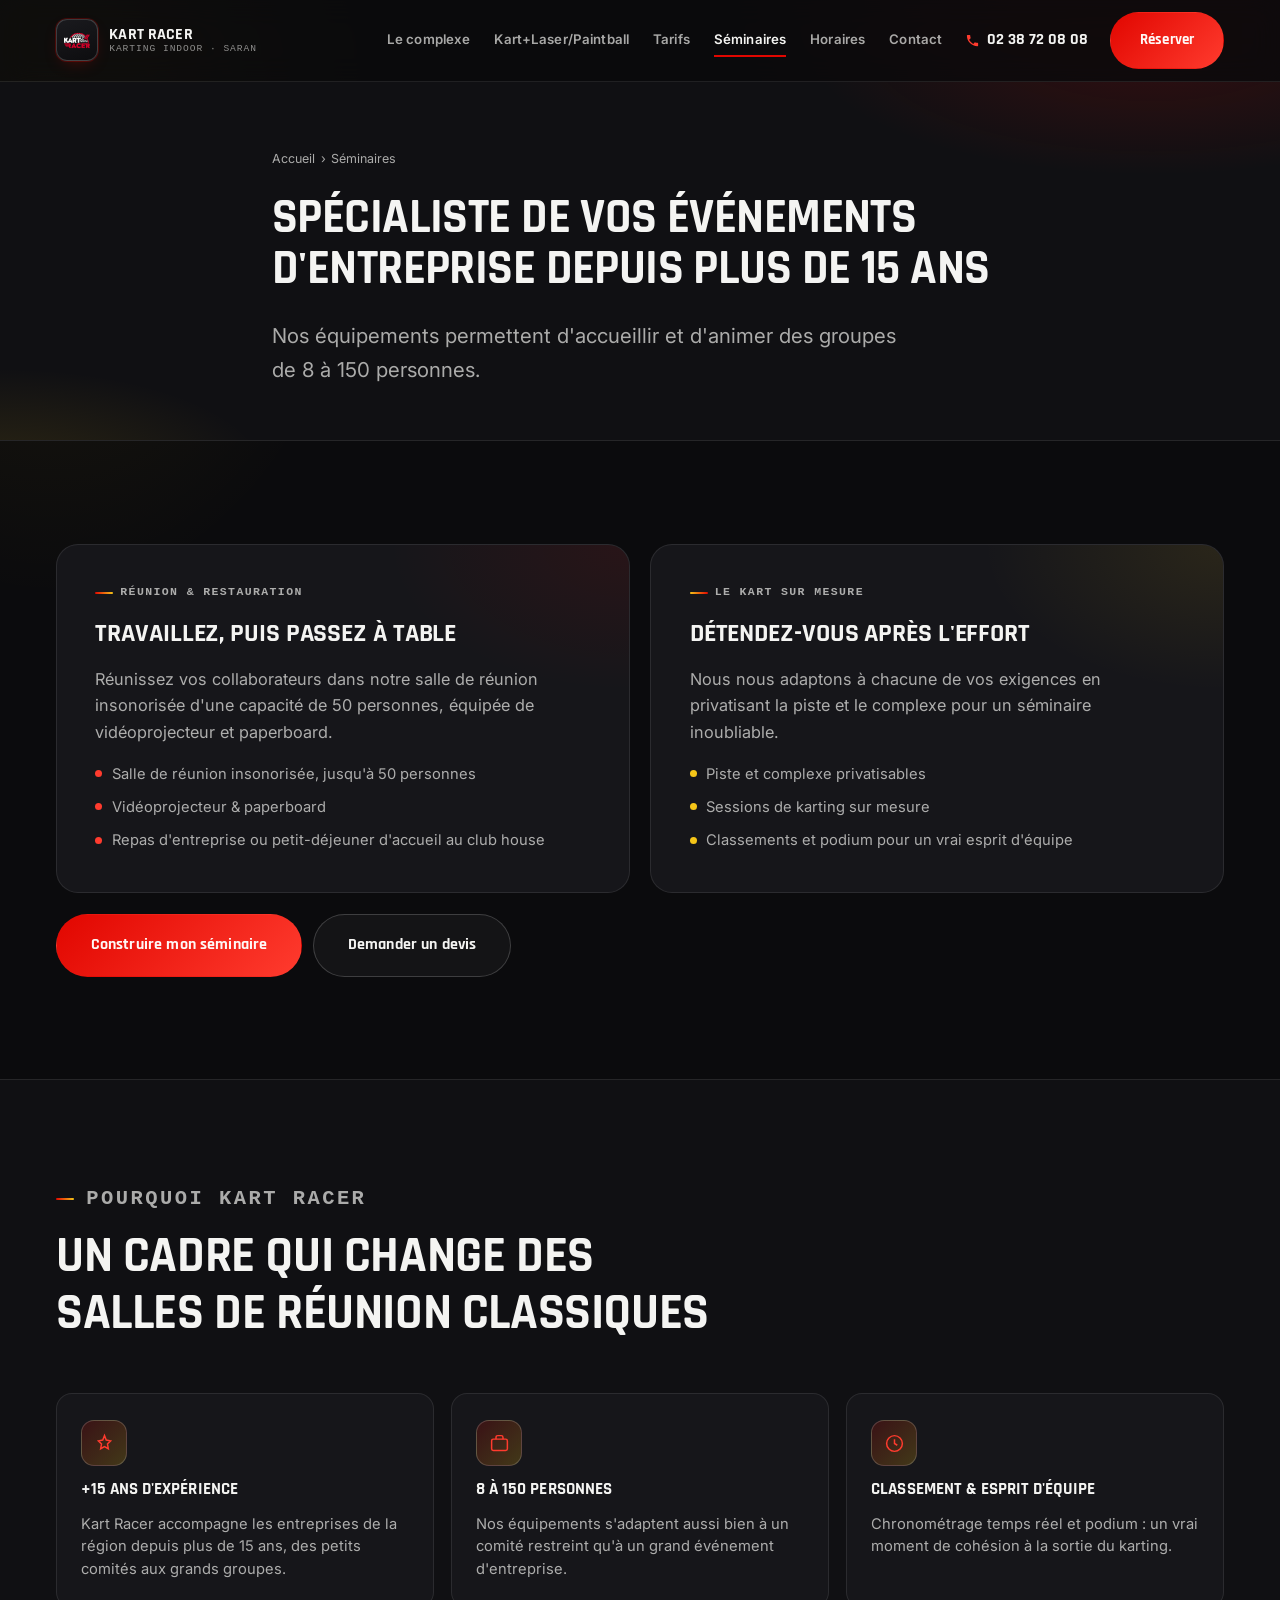
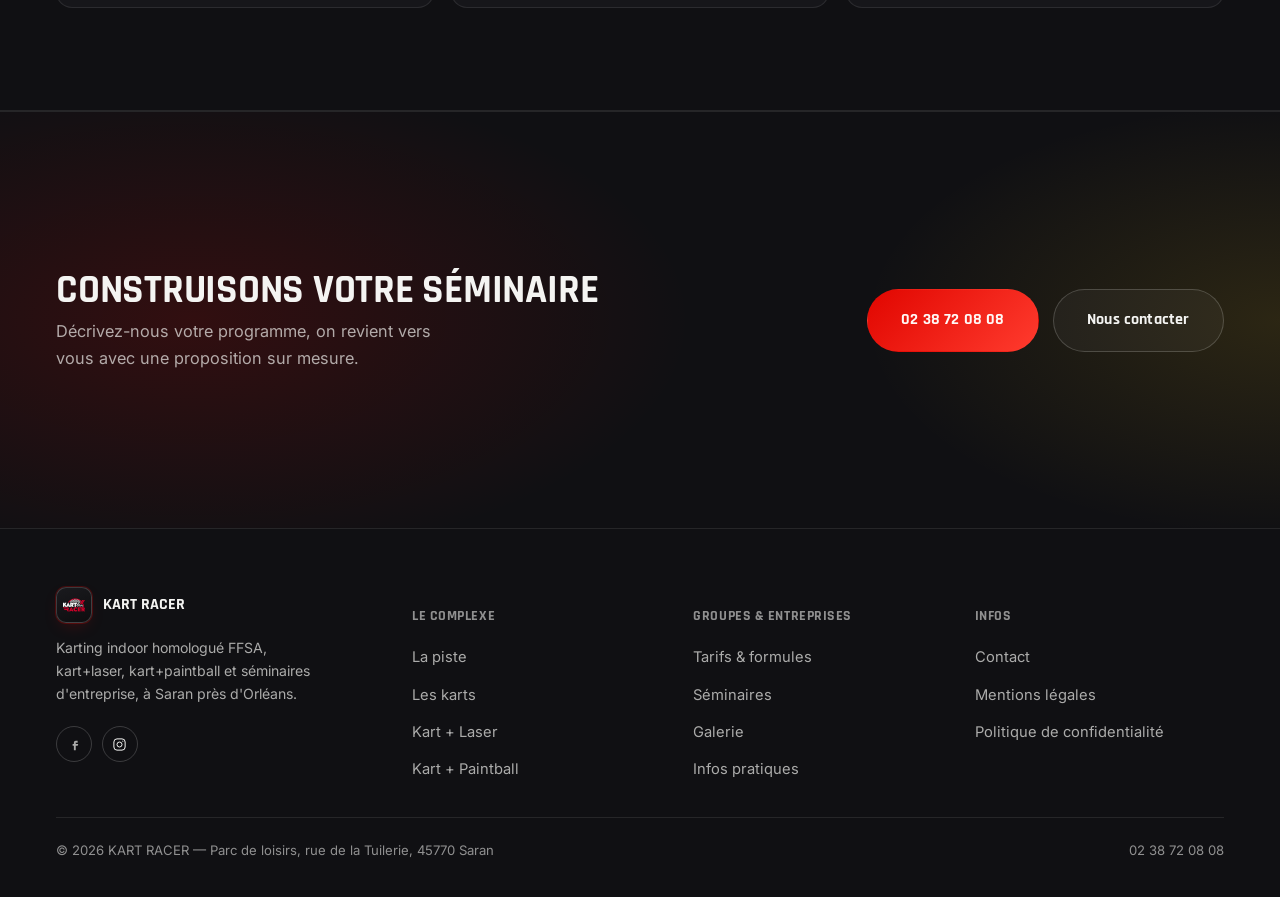
<file: seminaires.html>
<!doctype html>
<html lang="fr">
<head>
<meta charset="utf-8" />
<meta name="viewport" content="width=device-width, initial-scale=1" />
<title>Séminaire d'entreprise karting — KART RACER Saran</title>
<meta name="description" content="Organisez votre séminaire d'entreprise chez Kart Racer à Saran : salle de réunion insonorisée, piste de karting privatisable et restauration sur mesure, pour 8 à 150 personnes. Spécialiste depuis plus de 15 ans." />
<link rel="icon" href="assets/img/logo-white.png" />
<link rel="canonical" href="https://www.kartracer.fr/seminaires.html" />
<meta property="og:title" content="Séminaires entreprise — KART RACER" />
<meta property="og:description" content="Salle de réunion, piste privatisable et restauration sur mesure, pour 8 à 150 personnes." />
<meta property="og:type" content="website" />

<script type="application/ld+json">
{
  "@context": "https://schema.org",
  "@type": "WebPage",
  "name": "Séminaires entreprise Kart Racer",
  "url": "https://www.kartracer.fr/seminaires.html",
  "about": {
    "@type": "SportsActivityLocation",
    "name": "Kart Racer",
    "telephone": "+33238720808",
    "aggregateRating": { "@type": "AggregateRating", "ratingValue": "4.2", "reviewCount": "879" },
    "address": { "@type": "PostalAddress", "streetAddress": "Rue de la Tuilerie", "addressLocality": "Saran", "postalCode": "45770", "addressRegion": "Loiret", "addressCountry": "FR" }
  }
}
</script>

<link rel="preconnect" href="https://fonts.googleapis.com" />
<link rel="preconnect" href="https://fonts.gstatic.com" crossorigin />
<link rel="stylesheet" href="https://fonts.googleapis.com/css2?family=Rajdhani:wght@500;600;700&family=Inter:wght@400;500;600;700;800&display=swap" />
<link rel="stylesheet" href="assets/style.css" />
</head>
<body>

<header class="bar">
  <div class="wrap bar__in">
    <a class="bar__brand" href="/" aria-label="KART RACER — accueil">
      <span class="bar__badge"><img src="assets/img/logo-white.png" alt="" width="120" height="120" /></span>
      <span class="bar__brand-word"><b>KART RACER</b><small>Karting indoor · Saran</small></span>
    </a>
    <nav class="bar__nav" id="nav">
      <a href="/#complexe">Le complexe</a>
      <a href="/#formules">Kart+Laser/Paintball</a>
      <a href="tarifs.html">Tarifs</a>
      <a href="seminaires.html" aria-current="page">Séminaires</a>
      <a href="/#infos">Horaires</a>
      <a href="contact.html">Contact</a>
    </nav>
    <a class="bar__tel" href="tel:0238720808">
      <svg viewBox="0 0 24 24" aria-hidden="true"><path d="M6.6 10.8c1.4 2.8 3.8 5.1 6.6 6.6l2.2-2.2c.3-.3.7-.4 1-.2 1.1.4 2.3.6 3.6.6.6 0 1 .4 1 1V20c0 .6-.4 1-1 1C10.6 21 3 13.4 3 4c0-.6.4-1 1-1h3.4c.6 0 1 .4 1 1 0 1.2.2 2.4.6 3.6.1.4 0 .8-.3 1L6.6 10.8z"/></svg>
      02 38 72 08 08
    </a>
    <a class="btn bar__cta" href="tel:0238720808">Réserver</a>
    <button class="bar__burger" id="burger" aria-label="Ouvrir le menu" aria-expanded="false"><span></span></button>
  </div>
</header>

<main id="top">

  <div class="phero">
    <div class="wrap phero__in">
      <p class="crumb"><a href="/">Accueil</a> <span>›</span> Séminaires</p>
      <h1>Spécialiste de vos événements d'entreprise depuis plus de 15 ans</h1>
      <p class="phero__lead">Nos équipements permettent d'accueillir et d'animer des groupes de 8 à 150 personnes.</p>
    </div>
  </div>

  <section>
    <div class="wrap">
      <div class="formules formules--slide reveal">
        <div class="formule formule--a">
          <p class="label">Réunion &amp; restauration</p>
          <h3>Travaillez, puis passez à table</h3>
          <p>Réunissez vos collaborateurs dans notre salle de réunion insonorisée d'une capacité de 50 personnes, équipée de vidéoprojecteur et paperboard.</p>
          <ul class="formule__list">
            <li>Salle de réunion insonorisée, jusqu'à 50 personnes</li>
            <li>Vidéoprojecteur &amp; paperboard</li>
            <li>Repas d'entreprise ou petit-déjeuner d'accueil au club house</li>
          </ul>
        </div>
        <div class="formule formule--b">
          <p class="label label--amber">Le kart sur mesure</p>
          <h3>Détendez-vous après l'effort</h3>
          <p>Nous nous adaptons à chacune de vos exigences en privatisant la piste et le complexe pour un séminaire inoubliable.</p>
          <ul class="formule__list">
            <li>Piste et complexe privatisables</li>
            <li>Sessions de karting sur mesure</li>
            <li>Classements et podium pour un vrai esprit d'équipe</li>
          </ul>
        </div>
      </div>
      <div class="formules__dots" aria-hidden="true"><span class="is-active"></span><span></span></div>
      <div class="formule__actions formule__actions--standalone reveal">
        <a class="btn btn--lg" href="tel:0238720808">Construire mon séminaire</a>
        <a class="btn btn--ghost btn--lg" href="contact.html">Demander un devis</a>
      </div>
    </div>
  </section>

  <section class="sec--alt">
    <div class="wrap">
      <div class="head reveal">
        <p class="label">Pourquoi Kart Racer</p>
        <h2>Un cadre qui change des salles de réunion classiques</h2>
      </div>
      <div class="why-grid why-grid--3 reveal">
        <div class="why">
          <div class="why__icon"><svg viewBox="0 0 24 24"><path d="M12 3l2 5 5 1-3.6 3.6 1 5.4-4.4-2.4-4.4 2.4 1-5.4L5 9l5-1 2-5z"/></svg></div>
          <h3>+15 ans d'expérience</h3>
          <p>Kart Racer accompagne les entreprises de la région depuis plus de 15 ans, des petits comités aux grands groupes.</p>
        </div>
        <div class="why">
          <div class="why__icon"><svg viewBox="0 0 24 24"><rect x="3" y="7" width="18" height="13" rx="2"/><path d="M8 7V5a2 2 0 0 1 2-2h4a2 2 0 0 1 2 2v2"/></svg></div>
          <h3>8 à 150 personnes</h3>
          <p>Nos équipements s'adaptent aussi bien à un comité restreint qu'à un grand événement d'entreprise.</p>
        </div>
        <div class="why">
          <div class="why__icon"><svg viewBox="0 0 24 24"><circle cx="12" cy="12" r="9"/><path d="M12 7v5l3.2 2"/></svg></div>
          <h3>Classement &amp; esprit d'équipe</h3>
          <p>Chronométrage temps réel et podium : un vrai moment de cohésion à la sortie du karting.</p>
        </div>
      </div>
      <div class="why-grid__dots" aria-hidden="true"><span class="is-active"></span><span></span><span></span></div>
    </div>
  </section>

  <section class="cta-band">
    <div class="wrap cta-band__in">
      <div>
        <h2>Construisons votre séminaire</h2>
        <p>Décrivez-nous votre programme, on revient vers vous avec une proposition sur mesure.</p>
      </div>
      <div class="cta-band__actions">
        <a class="btn btn--lg" href="tel:0238720808">02 38 72 08 08</a>
        <a class="btn btn--ghost btn--lg" href="contact.html">Nous contacter</a>
      </div>
    </div>
  </section>

</main>

<footer>
  <div class="wrap foot">
    <div class="foot__top">
      <div class="foot__brand">
        <div class="foot__brand-mark">
          <span class="bar__badge"><img src="assets/img/logo-white.png" alt="" width="60" height="60" /></span>
          <b>KART RACER</b>
        </div>
        <p>Karting indoor homologué FFSA, kart+laser, kart+paintball et séminaires d'entreprise, à Saran près d'Orléans.</p>
        <div class="foot__social" aria-label="Réseaux sociaux">
          <a href="https://www.facebook.com/pages/Kart-Racer-Saran/335581123008?ref=ts" target="_blank" rel="noopener" aria-label="Facebook"><svg viewBox="0 0 24 24"><path d="M14 9h3V6h-3c-1.7 0-3 1.3-3 3v2H9v3h2v7h3v-7h3l1-3h-4V9c0-.6.4-1 1-1z"/></svg></a>
          <a href="https://www.instagram.com/kart_racer_saran/" target="_blank" rel="noopener" aria-label="Instagram"><svg viewBox="0 0 24 24"><rect x="3" y="3" width="18" height="18" rx="5" fill="none" stroke="currentColor" stroke-width="1.6"/><circle cx="12" cy="12" r="4" fill="none" stroke="currentColor" stroke-width="1.6"/><circle cx="17.3" cy="6.7" r="1.1"/></svg></a>
        </div>
      </div>
      <div class="foot__col">
        <h4>Le complexe</h4>
        <ul>
          <li><a href="/#complexe">La piste</a></li>
          <li><a href="/#complexe">Les karts</a></li>
          <li><a href="/#formules">Kart + Laser</a></li>
          <li><a href="/#formules">Kart + Paintball</a></li>
        </ul>
      </div>
      <div class="foot__col">
        <h4>Groupes &amp; entreprises</h4>
        <ul>
          <li><a href="tarifs.html">Tarifs &amp; formules</a></li>
          <li><a href="seminaires.html" aria-current="page">Séminaires</a></li>
          <li><a href="/#galerie">Galerie</a></li>
          <li><a href="/#infos">Infos pratiques</a></li>
        </ul>
      </div>
      <div class="foot__col">
        <h4>Infos</h4>
        <ul>
          <li><a href="contact.html">Contact</a></li>
          <li><a href="#">Mentions légales</a></li>
          <li><a href="#">Politique de confidentialité</a></li>
        </ul>
      </div>
    </div>
    <div class="foot__bottom">
      <span>© 2026 KART RACER — Parc de loisirs, rue de la Tuilerie, 45770 Saran</span>
      <a href="tel:0238720808">02 38 72 08 08</a>
    </div>
  </div>
</footer>

<a class="call-fab" href="tel:0238720808" aria-label="Appeler Kart Racer au 02 38 72 08 08"><svg viewBox="0 0 24 24" aria-hidden="true"><path d="M6.6 10.8c1.4 2.8 3.8 5.1 6.6 6.6l2.2-2.2c.3-.3.7-.4 1-.2 1.1.4 2.3.6 3.6.6.6 0 1 .4 1 1V20c0 .6-.4 1-1 1C10.6 21 3 13.4 3 4c0-.6.4-1 1-1h3.4c.6 0 1 .4 1 1 0 1.2.2 2.4.6 3.6.1.4 0 .8-.3 1L6.6 10.8z"/></svg>Appeler</a>

<script src="assets/app.js" defer></script>

</body>
</html>
</file>
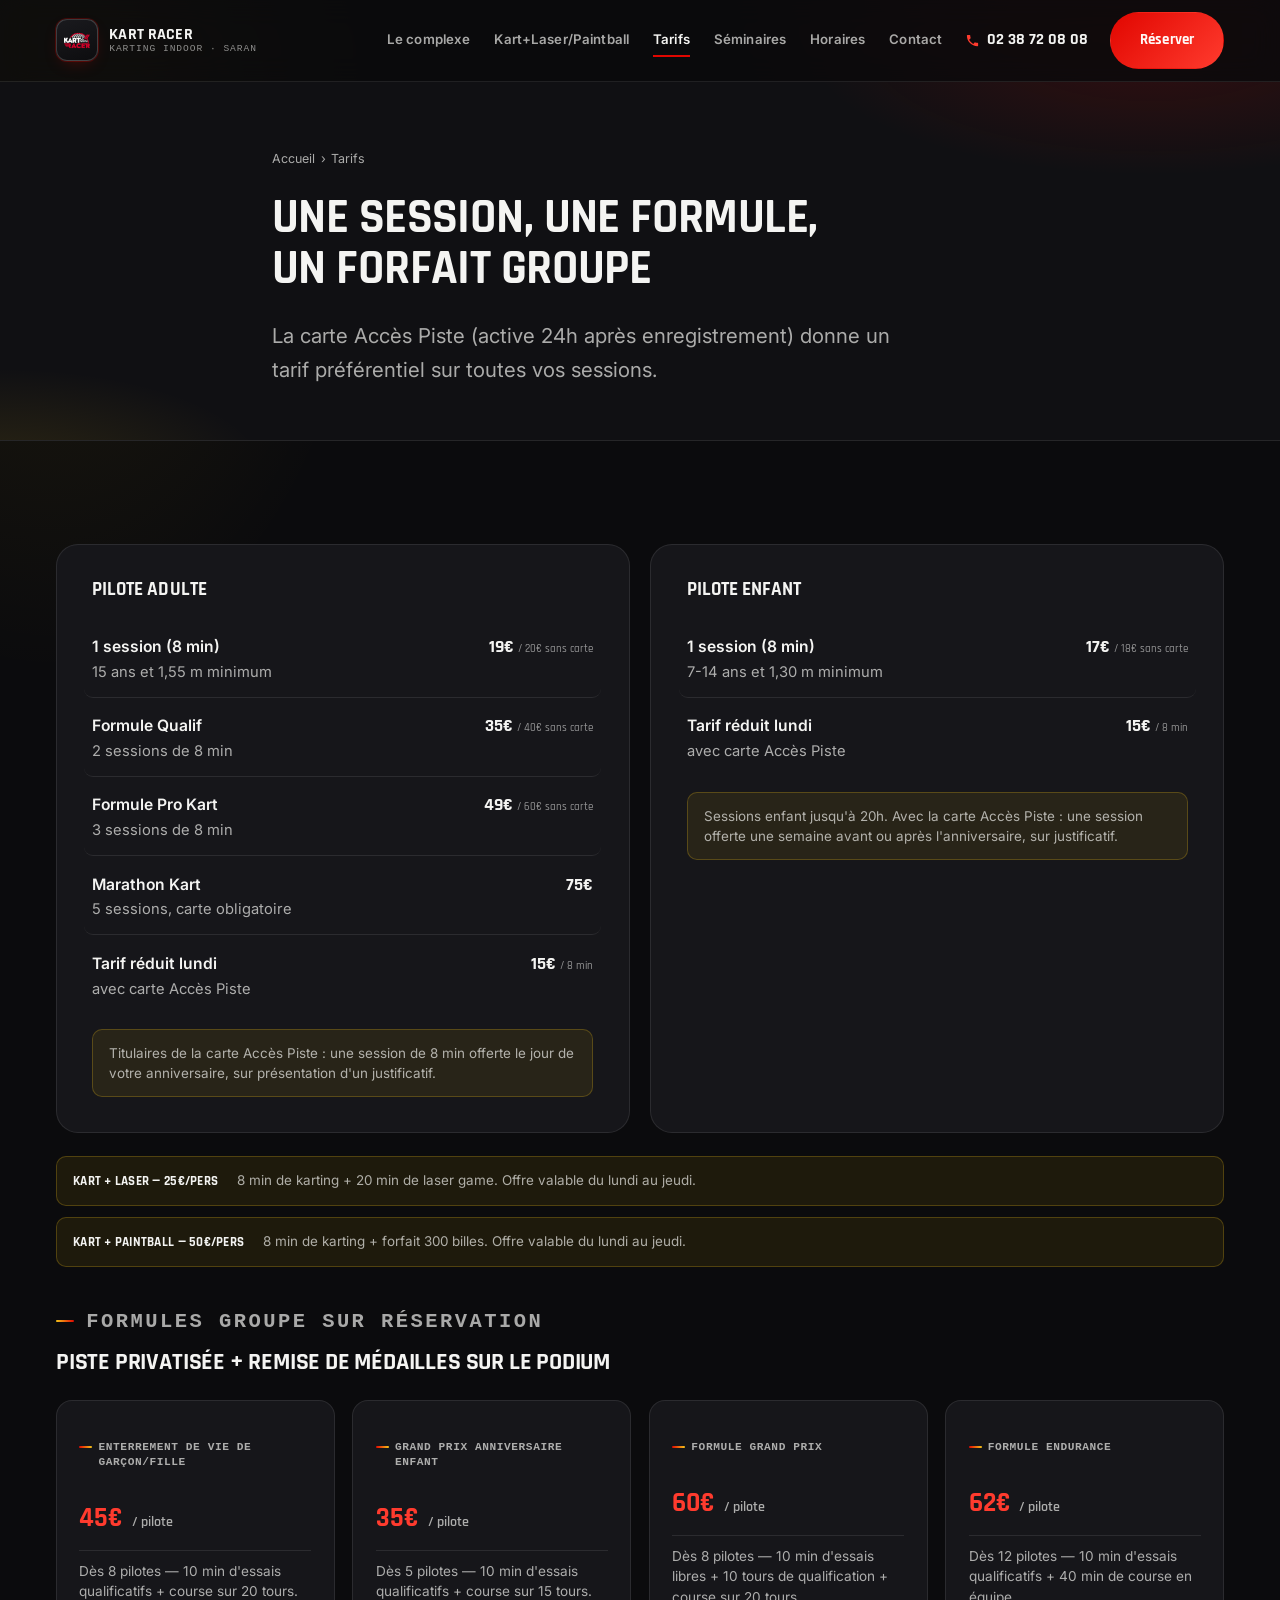
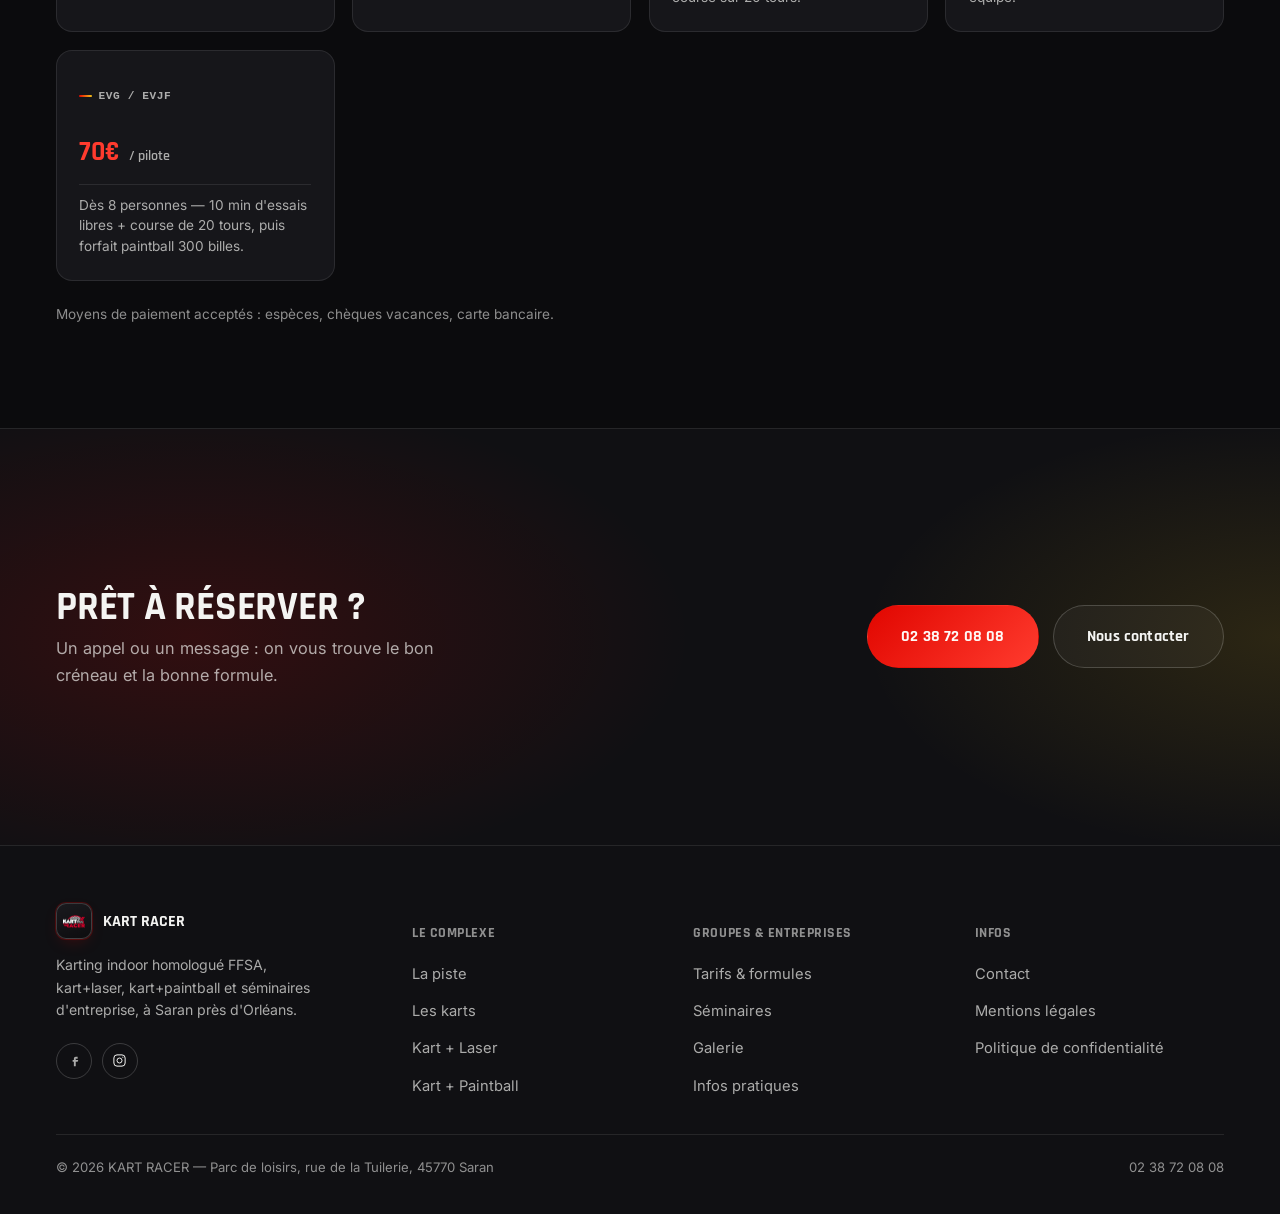
<file: tarifs.html>
<!doctype html>
<html lang="fr">
<head>
<meta charset="utf-8" />
<meta name="viewport" content="width=device-width, initial-scale=1" />
<title>Tarifs karting — sessions, formules & groupes | KART RACER Saran</title>
<meta name="description" content="Tarifs Kart Racer à Saran : sessions pilote adulte et enfant, carte Accès Piste, forfaits EVG/EVJF, anniversaire, Grand Prix et Endurance. Moyens de paiement acceptés." />
<link rel="icon" href="assets/img/logo-white.png" />
<link rel="canonical" href="https://www.kartracer.fr/tarifs.html" />
<meta property="og:title" content="Tarifs — KART RACER" />
<meta property="og:description" content="Sessions pilote adulte/enfant, carte Accès Piste et forfaits groupe (EVG/EVJF, anniversaire, Grand Prix, Endurance)." />
<meta property="og:type" content="website" />

<script type="application/ld+json">
{
  "@context": "https://schema.org",
  "@type": "WebPage",
  "name": "Tarifs Kart Racer",
  "url": "https://www.kartracer.fr/tarifs.html",
  "about": {
    "@type": "SportsActivityLocation",
    "name": "Kart Racer",
    "telephone": "+33238720808",
    "aggregateRating": { "@type": "AggregateRating", "ratingValue": "4.2", "reviewCount": "879" },
    "address": { "@type": "PostalAddress", "streetAddress": "Rue de la Tuilerie", "addressLocality": "Saran", "postalCode": "45770", "addressRegion": "Loiret", "addressCountry": "FR" }
  }
}
</script>

<link rel="preconnect" href="https://fonts.googleapis.com" />
<link rel="preconnect" href="https://fonts.gstatic.com" crossorigin />
<link rel="stylesheet" href="https://fonts.googleapis.com/css2?family=Rajdhani:wght@500;600;700&family=Inter:wght@400;500;600;700;800&display=swap" />
<link rel="stylesheet" href="assets/style.css" />
</head>
<body>

<header class="bar">
  <div class="wrap bar__in">
    <a class="bar__brand" href="/" aria-label="KART RACER — accueil">
      <span class="bar__badge"><img src="assets/img/logo-white.png" alt="" width="120" height="120" /></span>
      <span class="bar__brand-word"><b>KART RACER</b><small>Karting indoor · Saran</small></span>
    </a>
    <nav class="bar__nav" id="nav">
      <a href="/#complexe">Le complexe</a>
      <a href="/#formules">Kart+Laser/Paintball</a>
      <a href="tarifs.html" aria-current="page">Tarifs</a>
      <a href="seminaires.html">Séminaires</a>
      <a href="/#infos">Horaires</a>
      <a href="contact.html">Contact</a>
    </nav>
    <a class="bar__tel" href="tel:0238720808">
      <svg viewBox="0 0 24 24" aria-hidden="true"><path d="M6.6 10.8c1.4 2.8 3.8 5.1 6.6 6.6l2.2-2.2c.3-.3.7-.4 1-.2 1.1.4 2.3.6 3.6.6.6 0 1 .4 1 1V20c0 .6-.4 1-1 1C10.6 21 3 13.4 3 4c0-.6.4-1 1-1h3.4c.6 0 1 .4 1 1 0 1.2.2 2.4.6 3.6.1.4 0 .8-.3 1L6.6 10.8z"/></svg>
      02 38 72 08 08
    </a>
    <a class="btn bar__cta" href="tel:0238720808">Réserver</a>
    <button class="bar__burger" id="burger" aria-label="Ouvrir le menu" aria-expanded="false"><span></span></button>
  </div>
</header>

<main id="top">

  <div class="phero">
    <div class="wrap phero__in">
      <p class="crumb"><a href="/">Accueil</a> <span>›</span> Tarifs</p>
      <h1>Une session, une formule, un forfait groupe</h1>
      <p class="phero__lead">La carte Accès Piste (active 24h après enregistrement) donne un tarif préférentiel sur toutes vos sessions.</p>
    </div>
  </div>

  <section>
    <div class="wrap">
      <div class="price-grid reveal">
        <div class="price-card">
          <h3>Pilote adulte</h3>
          <ul class="price-list">
            <li><span class="pl__label"><b>1 session (8 min)</b>15 ans et 1,55 m minimum</span><span class="pl__val">19€ <small>/ 20€ sans carte</small></span></li>
            <li><span class="pl__label"><b>Formule Qualif</b>2 sessions de 8 min</span><span class="pl__val">35€ <small>/ 40€ sans carte</small></span></li>
            <li><span class="pl__label"><b>Formule Pro Kart</b>3 sessions de 8 min</span><span class="pl__val">49€ <small>/ 60€ sans carte</small></span></li>
            <li><span class="pl__label"><b>Marathon Kart</b>5 sessions, carte obligatoire</span><span class="pl__val">75€</span></li>
            <li><span class="pl__label"><b>Tarif réduit lundi</b>avec carte Accès Piste</span><span class="pl__val">15€ <small>/ 8 min</small></span></li>
          </ul>
          <p class="price-note">Titulaires de la carte Accès Piste : une session de 8 min offerte le jour de votre anniversaire, sur présentation d'un justificatif.</p>
        </div>
        <div class="price-card">
          <h3>Pilote enfant</h3>
          <ul class="price-list">
            <li><span class="pl__label"><b>1 session (8 min)</b>7-14 ans et 1,30 m minimum</span><span class="pl__val">17€ <small>/ 18€ sans carte</small></span></li>
            <li><span class="pl__label"><b>Tarif réduit lundi</b>avec carte Accès Piste</span><span class="pl__val">15€ <small>/ 8 min</small></span></li>
          </ul>
          <p class="price-note">Sessions enfant jusqu'à 20h. Avec la carte Accès Piste : une session offerte une semaine avant ou après l'anniversaire, sur justificatif.</p>
        </div>
      </div>

      <div class="price-note price-note--evg reveal">
        <strong class="price-note__tag">Kart + Laser — 25€/pers</strong>
        <span>8 min de karting + 20 min de laser game. Offre valable du lundi au jeudi.</span>
      </div>
      <div class="price-note price-note--evg reveal">
        <strong class="price-note__tag">Kart + Paintball — 50€/pers</strong>
        <span>8 min de karting + forfait 300 billes. Offre valable du lundi au jeudi.</span>
      </div>

      <div class="head head--sub reveal">
        <p class="label label--amber">Formules groupe sur réservation</p>
        <h2>Piste privatisée + remise de médailles sur le podium</h2>
      </div>
      <div class="packs reveal">
        <div class="pack">
          <h4>Enterrement de vie de garçon/fille</h4>
          <div class="pack__price">45€ <span>/ pilote</span></div>
          <p>Dès 8 pilotes — 10 min d'essais qualificatifs + course sur 20 tours.</p>
        </div>
        <div class="pack">
          <h4>Grand Prix anniversaire enfant</h4>
          <div class="pack__price">35€ <span>/ pilote</span></div>
          <p>Dès 5 pilotes — 10 min d'essais qualificatifs + course sur 15 tours.</p>
        </div>
        <div class="pack">
          <h4>Formule Grand Prix</h4>
          <div class="pack__price">60€ <span>/ pilote</span></div>
          <p>Dès 8 pilotes — 10 min d'essais libres + 10 tours de qualification + course sur 20 tours.</p>
        </div>
        <div class="pack">
          <h4>Formule Endurance</h4>
          <div class="pack__price">62€ <span>/ pilote</span></div>
          <p>Dès 12 pilotes — 10 min d'essais qualificatifs + 40 min de course en équipe.</p>
        </div>
        <div class="pack">
          <h4>EVG / EVJF</h4>
          <div class="pack__price">70€ <span>/ pilote</span></div>
          <p>Dès 8 personnes — 10 min d'essais libres + course de 20 tours, puis forfait paintball 300 billes.</p>
        </div>
      </div>
      <div class="packs__dots" aria-hidden="true"><span class="is-active"></span><span></span><span></span><span></span><span></span></div>
      <p class="pay-methods reveal">Moyens de paiement acceptés : espèces, chèques vacances, carte bancaire.</p>
    </div>
  </section>

  <section class="cta-band">
    <div class="wrap cta-band__in">
      <div>
        <h2>Prêt à réserver ?</h2>
        <p>Un appel ou un message : on vous trouve le bon créneau et la bonne formule.</p>
      </div>
      <div class="cta-band__actions">
        <a class="btn btn--lg" href="tel:0238720808">02 38 72 08 08</a>
        <a class="btn btn--ghost btn--lg" href="contact.html">Nous contacter</a>
      </div>
    </div>
  </section>

</main>

<footer>
  <div class="wrap foot">
    <div class="foot__top">
      <div class="foot__brand">
        <div class="foot__brand-mark">
          <span class="bar__badge"><img src="assets/img/logo-white.png" alt="" width="60" height="60" /></span>
          <b>KART RACER</b>
        </div>
        <p>Karting indoor homologué FFSA, kart+laser, kart+paintball et séminaires d'entreprise, à Saran près d'Orléans.</p>
        <div class="foot__social" aria-label="Réseaux sociaux">
          <a href="https://www.facebook.com/pages/Kart-Racer-Saran/335581123008?ref=ts" target="_blank" rel="noopener" aria-label="Facebook"><svg viewBox="0 0 24 24"><path d="M14 9h3V6h-3c-1.7 0-3 1.3-3 3v2H9v3h2v7h3v-7h3l1-3h-4V9c0-.6.4-1 1-1z"/></svg></a>
          <a href="https://www.instagram.com/kart_racer_saran/" target="_blank" rel="noopener" aria-label="Instagram"><svg viewBox="0 0 24 24"><rect x="3" y="3" width="18" height="18" rx="5" fill="none" stroke="currentColor" stroke-width="1.6"/><circle cx="12" cy="12" r="4" fill="none" stroke="currentColor" stroke-width="1.6"/><circle cx="17.3" cy="6.7" r="1.1"/></svg></a>
        </div>
      </div>
      <div class="foot__col">
        <h4>Le complexe</h4>
        <ul>
          <li><a href="/#complexe">La piste</a></li>
          <li><a href="/#complexe">Les karts</a></li>
          <li><a href="/#formules">Kart + Laser</a></li>
          <li><a href="/#formules">Kart + Paintball</a></li>
        </ul>
      </div>
      <div class="foot__col">
        <h4>Groupes &amp; entreprises</h4>
        <ul>
          <li><a href="tarifs.html" aria-current="page">Tarifs &amp; formules</a></li>
          <li><a href="seminaires.html">Séminaires</a></li>
          <li><a href="/#galerie">Galerie</a></li>
          <li><a href="/#infos">Infos pratiques</a></li>
        </ul>
      </div>
      <div class="foot__col">
        <h4>Infos</h4>
        <ul>
          <li><a href="contact.html">Contact</a></li>
          <li><a href="#">Mentions légales</a></li>
          <li><a href="#">Politique de confidentialité</a></li>
        </ul>
      </div>
    </div>
    <div class="foot__bottom">
      <span>© 2026 KART RACER — Parc de loisirs, rue de la Tuilerie, 45770 Saran</span>
      <a href="tel:0238720808">02 38 72 08 08</a>
    </div>
  </div>
</footer>

<a class="call-fab" href="tel:0238720808" aria-label="Appeler Kart Racer au 02 38 72 08 08"><svg viewBox="0 0 24 24" aria-hidden="true"><path d="M6.6 10.8c1.4 2.8 3.8 5.1 6.6 6.6l2.2-2.2c.3-.3.7-.4 1-.2 1.1.4 2.3.6 3.6.6.6 0 1 .4 1 1V20c0 .6-.4 1-1 1C10.6 21 3 13.4 3 4c0-.6.4-1 1-1h3.4c.6 0 1 .4 1 1 0 1.2.2 2.4.6 3.6.1.4 0 .8-.3 1L6.6 10.8z"/></svg>Appeler</a>

<script src="assets/app.js" defer></script>

</body>
</html>
</file>
<file: assets/style.css>
/* KART RACER — Saran. Asphalt-black base, racing red (primary) + chrono/pit-lane
   amber (secondary), sparse ice-blue speed spark (tertiary). Bento layout, glass
   sticky header, kerb-stripe dividers, quiet motion. */

:root {
  --bg: #0b0b0d;
  --bg-1: #101013;
  --panel: #16161a;
  --panel-2: #1d1d22;
  --line: rgba(255,255,255,0.09);
  --line-strong: rgba(255,255,255,0.18);

  --ink: #f4f4f2;
  --ink-mid: rgba(244,244,242,0.68);
  --ink-dim: rgba(244,244,242,0.56); /* bumped from .44 — .44 fell under 4.5:1 on panel/bg-1 for small caption text */

  --red: #e10600;        /* primary — racing red */
  --red-2: #ff3b2e;
  --red-soft: rgba(225,6,0,0.18);
  --amber: #f5c518;      /* secondary — chrono / pit-lane yellow */
  --amber-2: #ffe066;
  --amber-soft: rgba(245,197,24,0.2);
  --ice: #6fd3ff;        /* sparse tertiary spark, headlight/speed accents only */

  --maxw: 1280px;
  --pad: clamp(1.15rem, 4.5vw, 3.5rem);

  --ff-display: "Rajdhani", "Arial Narrow", system-ui, sans-serif;
  --ff-body: "Inter", system-ui, -apple-system, "Segoe UI", sans-serif;
  --ff-mono: ui-monospace, "SFMono-Regular", "JetBrains Mono", "Consolas", monospace;

  --fs-label: 0.72rem;
  --fs-body: 1.02rem;
  --fs-lead: clamp(1.06rem, 1.6vw, 1.3rem);
  --fs-h3: clamp(1.18rem, 2vw, 1.5rem);
  --fs-h2: clamp(1.9rem, 4.4vw, 3.1rem);
  --fs-h1: clamp(2.5rem, 6.8vw, 5.4rem);

  --radius-lg: 22px;
  --radius-md: 16px;
  --radius-sm: 10px;

  /* gap between cards in every mobile swipe-slider (stats, bento, why-grid, formules, packs) —
     kept as one variable so cards never end up touching, whichever slider it is */
  --slide-gap: 0.9rem;

  /* shared colour grade applied to every real photo (hero, bento, gallery) so mismatched
     source photos read as one cohesive, art-directed set instead of raw stock images */
  --photo-grade: grayscale(14%) saturate(1.12) contrast(1.07) brightness(0.96) sepia(4%);

  color-scheme: dark;
}

* { box-sizing: border-box; }
.sr-only { position: absolute; width: 1px; height: 1px; padding: 0; margin: -1px; overflow: hidden; clip: rect(0,0,0,0); white-space: nowrap; border: 0; }
html { scroll-behavior: smooth; }
@media (prefers-reduced-motion: reduce) { html { scroll-behavior: auto; } }

body {
  margin: 0; background: var(--bg); color: var(--ink);
  font-family: var(--ff-body); font-size: var(--fs-body); line-height: 1.62;
  -webkit-font-smoothing: antialiased;
  background-image:
    radial-gradient(55% 40% at 88% -8%, rgba(225,6,0,0.12), transparent 60%),
    radial-gradient(42% 30% at 4% 6%, rgba(245,197,24,0.08), transparent 60%);
  background-repeat: no-repeat;
}

h1, h2, h3 { margin: 0; font-family: var(--ff-display); font-weight: 700; line-height: 1.08; letter-spacing: -0.006em; text-wrap: balance; color: var(--ink); }
p { margin: 0; }
a { color: inherit; }
img, svg { display: block; max-width: 100%; }
ul { margin: 0; padding: 0; list-style: none; }

.wrap { width: 100%; max-width: var(--maxw); margin-inline: auto; padding-inline: var(--pad); }

/* kerb-stripe divider — red/white caution-curb motif, the site's signature motif */
.kerb { height: 6px; background-image: repeating-linear-gradient(-45deg, var(--red) 0 14px, #efefec 14px 28px); opacity: 0.9; }
/* smaller/quieter reprise of the kerb motif — used once more as a "finish line" bookend before the closing CTA */
.kerb--sm { height: 3px; opacity: 0.5; }

/* eyebrow / kicker label */
.label {
  display: inline-flex; align-items: center; gap: 0.6em;
  font-family: var(--ff-mono); font-size: var(--fs-label); font-weight: 600; letter-spacing: 0.12em; text-transform: uppercase;
  color: var(--red-2);
}
.label::before { content: ""; width: 18px; height: 2px; background: linear-gradient(90deg, var(--red), var(--amber)); border-radius: 2px; }
.label--amber { color: var(--amber-2); }
.label--amber::before { background: linear-gradient(90deg, var(--amber), var(--red)); }

/* buttons */
.btn {
  display: inline-flex; align-items: center; justify-content: center; gap: 0.6em;
  font-family: var(--ff-display); font-weight: 700; font-size: 0.94rem; letter-spacing: 0.01em;
  text-decoration: none; padding: 0.95rem 1.8rem; border-radius: 999px;
  background: linear-gradient(135deg, var(--red), var(--red-2)); color: #fff8f6; border: 1px solid transparent;
  transition: transform .18s ease, box-shadow .18s ease, filter .18s ease;
  cursor: pointer;
}
.btn:hover { transform: translateY(-2px); box-shadow: 0 16px 34px -14px rgba(225,6,0,0.55); filter: brightness(1.06); }
.btn--ghost { background: rgba(255,255,255,0.04); color: var(--ink); border-color: var(--line-strong); }
.btn--ghost:hover { background: rgba(255,255,255,0.08); border-color: rgba(255,255,255,0.32); box-shadow: 0 14px 30px -18px rgba(0,0,0,0.65); }
.btn--lg { padding: 1.1rem 2.1rem; font-size: 1rem; }
.btn--amber { background: linear-gradient(135deg, var(--amber), var(--amber-2)); color: #201a02; }
.btn--amber:hover { box-shadow: 0 16px 34px -14px rgba(245,197,24,0.55); }
.btn--block { width: 100%; }

a:focus-visible, .btn:focus-visible, button:focus-visible, summary:focus-visible, input:focus-visible, textarea:focus-visible, select:focus-visible { outline: 2px solid var(--amber); outline-offset: 3px; }

/* reveal-on-scroll: content is always visible, JS just adds a soft rise-in */
.reveal-on .reveal { transform: translateY(16px); opacity: 0.001; transition: transform .6s cubic-bezier(.2,.7,.2,1), opacity .6s ease; will-change: transform, opacity; }
.reveal-on .reveal.in { transform: none; opacity: 1; will-change: auto; }
@media (prefers-reduced-motion: reduce) { .reveal-on .reveal { transform: none !important; opacity: 1 !important; transition: none; } }

/* ================= header ================= */
header.bar {
  position: sticky; top: 0; z-index: 50;
  background: rgba(11,11,13,0.74); backdrop-filter: blur(14px) saturate(1.3); -webkit-backdrop-filter: blur(14px) saturate(1.3);
  border-bottom: 1px solid var(--line);
  transition: background .5s cubic-bezier(.22,.61,.36,1), border-color .5s cubic-bezier(.22,.61,.36,1);
}
.bar__in { display: flex; align-items: center; gap: 1.4rem; padding-block: 0.75rem; max-width: var(--maxw); transition: all .5s cubic-bezier(.22,.61,.36,1); }
header.bar.is-float { background: transparent; border-bottom-color: transparent; padding-top: 0.6rem; }
header.bar.is-float .bar__in {
  max-width: min(66rem, calc(100% - 1.6rem)); margin-inline: auto;
  background: rgba(22,22,26,0.92); border: 1px solid var(--line-strong); border-radius: 999px;
  box-shadow: 0 20px 50px -18px rgba(0,0,0,0.7), inset 0 1px 0 rgba(255,255,255,0.05);
  gap: 1.1rem; padding: 0.42rem 0.55rem 0.42rem 1.15rem;
}
/* keep the brand name readable even once the header shrinks to a pill — losing "KART RACER"
   entirely on scroll cost the business its own name on screen; only the small subtitle line
   underneath goes, to still save some width */
header.bar.is-float .bar__brand-word small { display: none; }
header.bar.is-float .bar__brand-word b { font-size: 0.88rem; }
header.bar.is-float .bar__tel { display: none; }
header.bar.is-float .bar__nav { gap: 1.05rem; }
header.bar.is-float .bar__nav a { font-size: 0.78rem; }
header.bar.is-float .bar__cta { padding-block: 0.62rem; padding-inline: 1.2rem; }

.bar__brand { display: flex; align-items: center; gap: 0.7rem; text-decoration: none; margin-right: auto; }
.bar__badge {
  flex: 0 0 auto; width: 42px; height: 42px; border-radius: 11px; display: flex; align-items: center; justify-content: center;
  background: linear-gradient(160deg, #1a1a1e, #0d0d0f); border: 1px solid var(--line-strong);
  box-shadow: 0 0 0 1px rgba(225,6,0,0.25), 0 6px 18px -8px rgba(225,6,0,0.4);
  transition: transform .4s cubic-bezier(.22,.61,.36,1);
}
header.bar.is-float .bar__badge { transform: scale(0.86); }
.bar__badge img { width: 26px; height: 26px; object-fit: contain; }

.bar__brand-word { display: grid; gap: 0.05rem; line-height: 1.1; }
.bar__brand-word b { font-family: var(--ff-display); font-weight: 700; font-size: 1.02rem; letter-spacing: 0.01em; color: var(--ink); }
.bar__brand-word small { font-family: var(--ff-mono); font-size: 0.6rem; font-weight: 500; letter-spacing: 0.1em; text-transform: uppercase; color: var(--ink-dim); }

.bar__nav { display: flex; gap: 1.5rem; transition: gap .5s cubic-bezier(.22,.61,.36,1); }
.bar__nav a { font-size: 0.83rem; font-weight: 600; letter-spacing: 0.01em; text-decoration: none; color: var(--ink-mid); padding-block: 0.3rem; border-bottom: 2px solid transparent; transition: color .18s, border-color .18s, font-size .5s; }
.bar__nav a:hover { color: var(--ink); border-color: var(--red); }
/* scrollspy — the section currently in view (or the page you're actually on) lights up like a hover, but persistent */
.bar__nav a.is-active, .bar__nav a[aria-current="page"] { color: var(--ink); border-color: var(--red); }

.bar__tel { font-family: var(--ff-display); font-weight: 700; font-size: 1rem; text-decoration: none; color: var(--ink); white-space: nowrap; display: inline-flex; align-items: center; gap: 0.45em; }
.bar__tel svg { width: 15px; height: 15px; fill: var(--red-2); }
.bar__cta { white-space: nowrap; }

.bar__burger { display: none; width: 42px; height: 42px; border: 1px solid var(--line-strong); background: rgba(255,255,255,0.03); border-radius: 999px; cursor: pointer; align-items: center; justify-content: center; }
.bar__burger span, .bar__burger span::before, .bar__burger span::after { content: ""; display: block; width: 17px; height: 2px; background: var(--ink); position: relative; border-radius: 2px; transition: transform .28s cubic-bezier(.22,.61,.36,1), top .28s cubic-bezier(.22,.61,.36,1), opacity .2s ease, background .2s ease; }
.bar__burger span::before { position: absolute; top: -6px; }
.bar__burger span::after { position: absolute; top: 6px; }
/* morph hamburger into a close cross once the mobile nav is open — pure CSS, keyed off the sibling class the burger's own click handler already toggles */
.bar__nav.is-open ~ .bar__burger span { background: transparent; }
.bar__nav.is-open ~ .bar__burger span::before { top: 0; transform: rotate(45deg); }
.bar__nav.is-open ~ .bar__burger span::after { top: 0; transform: rotate(-45deg); }
@media (max-width: 1050px) {
  .bar__cta { display: none; }
  .bar__burger { display: inline-flex; }
  .bar__nav {
    display: flex; flex-direction: column; gap: 0; position: absolute; left: 0; right: 0; top: 100%;
    background: var(--bg-1); border-bottom: 1px solid var(--line); padding: 0.4rem var(--pad) 1rem;
    opacity: 0; visibility: hidden; transform: translateY(-8px);
    transition: opacity .22s ease, transform .26s cubic-bezier(.22,.61,.36,1), visibility .22s;
  }
  .bar__nav.is-open { opacity: 1; visibility: visible; transform: none; }
  .bar__nav a { padding-block: 0.85rem; border-bottom: 1px solid var(--line); }
  header.bar.is-float .bar__nav { position: fixed; left: 0.8rem; right: 0.8rem; top: 3.9rem; border: 1px solid var(--line-strong); border-radius: 18px; padding-inline: 1.1rem; box-shadow: 0 20px 50px -18px rgba(0,0,0,0.7); }
}
@media (max-width: 600px) { .bar__tel { display: none; } }
@media (prefers-reduced-motion: reduce) {
  .bar__nav, .bar__burger span, .bar__burger span::before, .bar__burger span::after { transition: none; }
}

/* ================= hero ================= */
.hero { position: relative; overflow: hidden; }
.hero__media { position: absolute; inset: 0; }
.hero__media img { position: absolute; inset: 0; width: 100%; height: 100%; object-fit: cover; object-position: 50% 42%; filter: var(--photo-grade); }
.hero__media::after {
  content: ""; position: absolute; inset: 0;
  background:
    radial-gradient(38% 42% at 94% 2%, rgba(225,6,0,0.1), transparent 65%),
    linear-gradient(100deg, rgba(11,11,13,0.96) 2%, rgba(11,11,13,0.88) 30%, rgba(11,11,13,0.46) 66%, rgba(11,11,13,0.24) 100%),
    linear-gradient(0deg, rgba(11,11,13,0.5), transparent 40%);
}
.hero__row { position: relative; }
.hero__in { position: relative; z-index: 1; display: grid; gap: 1.5rem; align-content: center; max-width: 40rem; padding-block: clamp(3.6rem, 10vw, 6.5rem) clamp(2rem, 5vw, 3rem); }
.hero h1 { font-size: var(--fs-h1); font-weight: 700; letter-spacing: -0.02em; line-height: 1.02; text-transform: uppercase; }
.hero h1 em {
  font-style: normal; font-weight: 700;
  background: linear-gradient(90deg, var(--red) 0%, var(--amber) 30%, var(--red-2) 55%, var(--amber-2) 80%, var(--red) 100%);
  background-size: 220% 100%;
  -webkit-background-clip: text; background-clip: text; color: transparent;
  animation: chronoSweep 8s ease-in-out infinite, chronoPulse 3.4s ease-in-out infinite;
}
@keyframes chronoSweep { 0%, 100% { background-position: 0% 50%; } 50% { background-position: 100% 50%; } }
@keyframes chronoPulse {
  0%, 100% { filter: drop-shadow(0 0 12px rgba(225,6,0,0.4)) drop-shadow(0 0 3px rgba(245,197,24,0.22)); }
  50% { filter: drop-shadow(0 0 24px rgba(225,6,0,0.64)) drop-shadow(0 0 9px rgba(245,197,24,0.4)); }
}
@media (prefers-reduced-motion: reduce) {
  .hero h1 em { animation: none; background-position: 12% 50%; filter: drop-shadow(0 0 14px rgba(225,6,0,0.4)); }
}
.hero__sub { color: var(--ink-mid); font-size: var(--fs-lead); max-width: 42ch; }
.hero__actions { display: flex; flex-wrap: wrap; gap: 0.85rem; margin-top: 0.3rem; }

/* real, verified Google rating shown as a lightweight trust line under the hero CTAs */
.hero__proof { display: inline-flex; align-items: center; gap: 0.6em; font-size: 0.84rem; color: var(--ink-mid); text-decoration: none; margin-top: 0.2rem; }
.hero__proof:hover { color: var(--ink); }
.hero__proof .stars { display: inline-flex; gap: 0.08em; color: var(--amber); flex: 0 0 auto; }
.hero__proof .stars svg { width: 13px; height: 13px; fill: currentColor; }
.hero__proof b { font-family: var(--ff-display); font-weight: 700; color: var(--ink); }

.hero__badge {
  position: absolute; z-index: 1; right: 0; bottom: clamp(1.4rem, 4vw, 2.6rem);
  display: grid; gap: 0.15rem;
  background: rgba(22,22,26,0.64); backdrop-filter: blur(16px) saturate(1.4); -webkit-backdrop-filter: blur(16px) saturate(1.4);
  border: 1px solid var(--line-strong); border-radius: var(--radius-md);
  padding: 1.1rem 1.35rem; box-shadow: 0 24px 50px -20px rgba(0,0,0,0.7);
  max-width: 15rem;
}
.hero__badge b { font-family: var(--ff-display); font-size: 1.6rem; font-weight: 700; color: var(--ink); }
.hero__badge span { font-size: 0.8rem; color: var(--ink-mid); }
@media (max-width: 900px) { .hero__badge { display: none; } }

.hero__chips { position: relative; z-index: 1; border-top: 1px solid var(--line); display: flex; flex-wrap: wrap; gap: 0.5rem 2.1rem; padding-block: 1rem; font-size: 0.82rem; letter-spacing: 0.01em; color: var(--ink-mid); }
.hero__chips span { display: inline-flex; align-items: center; gap: 0.55em; }
.hero__chips span::before { content: ""; width: 6px; height: 6px; background: var(--red-2); border-radius: 50%; box-shadow: 0 0 8px rgba(225,6,0,0.8); }
/* on a phone, 5 chips wrapping onto 2-3 lines eats vertical space for nothing worth reading twice —
   a single scrollable row (like the other mobile sliders) takes far less height */
@media (max-width: 560px) {
  .hero__chips {
    flex-wrap: nowrap; overflow-x: auto; scroll-snap-type: x proximity; scrollbar-width: none;
    margin-inline: calc(var(--pad) * -1); padding-inline: var(--pad); gap: 0.5rem 1.5rem;
  }
  .hero__chips::-webkit-scrollbar { display: none; }
  .hero__chips span { flex: 0 0 auto; scroll-snap-align: start; white-space: nowrap; }
}

/* ================= reel band ================= */
/* client's own footage (vertical 9:16), given its own moment right after the hero instead of
   fighting for space in it — plays inline, no link out, just a real glimpse of the piste */
.reel-band { background: var(--bg-1); border-block: 1px solid var(--line); padding-block: clamp(2rem, 5vw, 3rem); }
.reel-band__in { display: flex; align-items: center; gap: clamp(1.6rem, 4vw, 3rem); }
.reel-band__videos { flex: 0 0 auto; display: flex; gap: 0.8rem; justify-content: center; }
.reel-band__video {
  flex: 0 0 auto; width: clamp(130px, 15vw, 170px); aspect-ratio: 9 / 16; overflow: hidden;
  border-radius: var(--radius-lg); border: 1px solid var(--line-strong); box-shadow: 0 24px 50px -20px rgba(0,0,0,0.7);
}
.reel-band__video video { width: 100%; height: 100%; object-fit: cover; filter: var(--photo-grade); }
.reel-band__text { display: grid; gap: 0.7rem; max-width: 34rem; }
.reel-band__text h2 { font-size: clamp(1.3rem, 2.4vw, 1.8rem); letter-spacing: -0.006em; line-height: 1.16; text-transform: uppercase; }
.reel-band__text p:not(.label) { color: var(--ink-mid); font-size: 0.98rem; }
@media (max-width: 700px) { .reel-band__in { flex-direction: column; text-align: center; } .reel-band__text { max-width: none; } }
@media (max-width: 400px) { .reel-band__video { width: clamp(110px, 40vw, 150px); } }

/* ================= page hero (contact) ================= */
.phero { background: var(--bg-1); border-bottom: 1px solid var(--line); position: relative; overflow: hidden; }
.phero::before { content: ""; position: absolute; inset: 0; background: radial-gradient(45% 60% at 90% -10%, rgba(225,6,0,0.16), transparent 60%), radial-gradient(35% 50% at 0% 110%, rgba(245,197,24,0.12), transparent 60%); }
.crumb { position: relative; font-size: 0.78rem; color: var(--ink-mid); display: flex; gap: 0.45em; flex-wrap: wrap; }
.crumb a { color: var(--ink-mid); text-decoration: none; }
.crumb a:hover { color: var(--ink); }
.phero__in { position: relative; padding: clamp(2.6rem, 6vw, 4.2rem) 0 clamp(2.2rem, 5vw, 3.4rem); display: grid; gap: clamp(1rem, 2.2vw, 1.5rem); max-width: 46rem; }
.phero h1 { font-size: clamp(2rem, 4.4vw, 3rem); letter-spacing: -0.012em; line-height: 1.06; text-transform: uppercase; }
.phero__lead { color: var(--ink-mid); font-size: var(--fs-lead); line-height: 1.64; max-width: 48ch; }

/* ================= section head ================= */
.head { display: grid; gap: 0.85rem; max-width: 42rem; margin-bottom: clamp(2rem, 4.5vw, 3.2rem); }
.head h2 { font-size: var(--fs-h2); letter-spacing: -0.008em; line-height: 1.14; text-transform: uppercase; }
.head p { color: var(--ink-mid); font-size: var(--fs-lead); max-width: 46ch; }
.head--center { margin-inline: auto; text-align: center; justify-items: center; }
.head--between { display: flex; flex-wrap: wrap; align-items: flex-end; justify-content: space-between; gap: 1.4rem; max-width: none; }
.head--between .head-txt { display: grid; gap: 0.85rem; max-width: 42rem; }
/* sub-heading variant — a smaller, tighter-spaced head nested inside a section that already has its own .head above it (e.g. "Formules groupe" under Tarifs) */
.head--sub { margin-top: 2.4rem; margin-bottom: 1.5rem; gap: 0.6rem; }
.head--sub h2 { font-size: var(--fs-h3); line-height: 1.2; }

section { padding-block: clamp(3.4rem, 8vw, 6.4rem); }
.sec--alt { background: var(--bg-1); border-block: 1px solid var(--line); }
.sec--tight { padding-block: clamp(2.4rem, 5vw, 4rem); }

/* ================= stats band ================= */
.stats { padding-block: clamp(1.8rem, 4vw, 2.6rem); background: var(--bg-1); border-block: 1px solid var(--line); }
.stats__grid { display: grid; grid-template-columns: repeat(5, 1fr); gap: 0; }
.stat { display: grid; gap: 0.3rem; padding: 0.4rem 1rem; text-align: center; border-right: 1px solid var(--line); }
.stat:last-child { border-right: none; }
.stat b { font-family: var(--ff-display); font-weight: 700; font-size: clamp(1.5rem, 3vw, 2.1rem); font-variant-numeric: tabular-nums; color: var(--ink); }
.stat b .u { font-size: 0.55em; color: var(--red-2); margin-left: 0.15em; font-weight: 600; }
.stat span { font-size: 0.8rem; color: var(--ink-mid); }
.stats__dots { display: none; justify-content: center; gap: 0.4rem; margin-top: 0.9rem; }
.stats__dots span { width: 6px; height: 6px; border-radius: 50%; background: var(--line-strong); }
.stats__dots span.is-active { background: var(--red-2); box-shadow: 0 0 8px rgba(225,6,0,0.8); }
@media (max-width: 860px) { .stats__grid { grid-template-columns: repeat(3, 1fr); gap: 0.6rem 0; } .stat:nth-child(3) { border-right: none; } .stat:nth-child(n+4) { border-top: 1px solid var(--line); padding-top: 1rem; } }
@media (max-width: 560px) {
  .stats__grid { display: flex; overflow-x: auto; scroll-snap-type: x mandatory; gap: var(--slide-gap); margin-inline: calc(var(--pad) * -1); padding-inline: var(--pad); scrollbar-width: none; }
  .stats__grid::-webkit-scrollbar { display: none; }
  .stat { flex: 0 0 calc(100% - var(--slide-gap)); scroll-snap-align: center; border: none !important; padding-top: 0.4rem; }
  .stats__dots { display: flex; }
}

/* ================= bento activities ================= */
.bento { display: grid; grid-template-columns: repeat(4, 1fr); grid-auto-rows: clamp(150px, 19vw, 210px); gap: 1.1rem; }
.bento__card {
  position: relative; grid-column: span 1; grid-row: span 1;
  border-radius: var(--radius-lg); overflow: hidden; border: 1px solid var(--line);
  background: var(--panel); text-decoration: none; color: inherit; isolation: isolate;
  transition: transform .35s cubic-bezier(.2,.7,.2,1), border-color .3s ease, box-shadow .3s ease;
}
.bento__card:hover { transform: translateY(-5px); border-color: var(--line-strong); box-shadow: 0 26px 56px -24px rgba(225,6,0,0.42); }
.bento__card.is-amber:hover { box-shadow: 0 26px 56px -24px rgba(245,197,24,0.4); }
.bento__card img { position: absolute; inset: 0; width: 100%; height: 100%; object-fit: cover; filter: var(--photo-grade); transition: transform .7s cubic-bezier(.2,.7,.2,1); }
.bento__card:hover img { transform: scale(1.07); }
.bento__card::before { content: ""; position: absolute; inset: 0; z-index: 1; background: linear-gradient(0deg, rgba(11,11,13,0.95) 0%, rgba(11,11,13,0.58) 40%, rgba(11,11,13,0.08) 68%); }
.bento__num { position: absolute; top: 1rem; left: 1.15rem; z-index: 2; font-family: var(--ff-mono); font-size: 0.72rem; font-variant-numeric: tabular-nums; color: rgba(255,255,255,0.78); letter-spacing: 0.05em; text-shadow: 0 1px 8px rgba(0,0,0,0.85), 0 0 3px rgba(0,0,0,0.6); }
.bento__body { position: relative; z-index: 2; height: 100%; display: flex; flex-direction: column; justify-content: flex-end; gap: 0.4rem; padding: 1.15rem 1.25rem 1.3rem; }
.bento__body h3 { font-size: clamp(1.1rem, 1.6vw, 1.4rem); letter-spacing: 0.002em; line-height: 1.15; text-transform: uppercase; }
.bento__body p { font-size: 0.85rem; line-height: 1.45; color: var(--ink-mid); max-width: 30ch; }
.bento__more { display: inline-flex; align-items: center; gap: 0.4em; font-size: 0.76rem; font-weight: 700; color: var(--red-2); margin-top: 0.35rem; }
.bento__card.is-amber .bento__more { color: var(--amber-2); }
.bento__more svg { width: 13px; height: 13px; transition: transform .25s ease; }
.bento__card:hover .bento__more svg { transform: translateX(3px); }

.b-lg { grid-column: span 2; grid-row: span 2; }
.b-wide { grid-column: span 2; grid-row: span 1; }
.b-lg .bento__body h3 { font-size: clamp(1.4rem, 2.4vw, 1.9rem); }
.b-lg .bento__body p { max-width: 34ch; font-size: 0.92rem; }

@media (max-width: 900px) {
  .bento { grid-template-columns: repeat(2, 1fr); grid-auto-rows: clamp(160px, 40vw, 220px); }
  .b-lg { grid-column: span 2; grid-row: span 1; }
}
/* on phones a 1-col stack of 9 cards is a very long scroll — swipe through them one at a time instead
   (same scroll-snap slider mechanism as .stats__grid; no auto-advance, each card has real text to read) */
.bento__dots { display: none; justify-content: center; gap: 0.4rem; margin-top: 1rem; }
.bento__dots span { width: 6px; height: 6px; border-radius: 50%; background: var(--line-strong); }
.bento__dots span.is-active { background: var(--red-2); box-shadow: 0 0 8px rgba(225,6,0,0.8); }
@media (max-width: 560px) {
  .bento {
    display: flex; overflow-x: auto; scroll-snap-type: x mandatory; gap: var(--slide-gap);
    margin-inline: calc(var(--pad) * -1); padding-inline: var(--pad); scrollbar-width: none;
  }
  .bento::-webkit-scrollbar { display: none; }
  .bento__card, .b-lg, .b-wide { grid-column: span 1 !important; grid-row: span 1 !important; flex: 0 0 calc(100% - var(--slide-gap)); scroll-snap-align: center; }
  .bento__card { min-height: 210px; }
  .bento__dots { display: flex; }
}

/* ================= why grid ================= */
.why-grid { display: grid; grid-template-columns: repeat(4, 1fr); gap: 1.1rem; }
.why {
  background: var(--panel); border: 1px solid var(--line); border-radius: var(--radius-md);
  padding: 1.6rem 1.5rem; display: grid; gap: 0.8rem; align-content: start;
  transition: border-color .25s ease, transform .25s ease, background-color .25s ease;
}
.why:hover { border-color: var(--line-strong); background: var(--panel-2); transform: translateY(-3px); }
.why__icon { width: 46px; height: 46px; border-radius: 13px; display: flex; align-items: center; justify-content: center; background: linear-gradient(135deg, var(--red-soft), var(--amber-soft)); border: 1px solid var(--line-strong); transition: transform .3s cubic-bezier(.2,.7,.2,1); }
.why__icon svg { width: 21px; height: 21px; stroke: var(--red-2); fill: none; stroke-width: 1.7; transition: stroke .25s ease; }
.why:hover .why__icon { transform: scale(1.06); }
.why:hover .why__icon svg { stroke: var(--amber-2); }
.why h3 { font-size: 1.08rem; letter-spacing: 0.002em; line-height: 1.22; text-transform: uppercase; }
.why p { color: var(--ink-mid); font-size: 0.92rem; line-height: 1.55; }
.why-grid--3 { grid-template-columns: repeat(3, 1fr); }
@media (max-width: 900px) { .why-grid, .why-grid--3 { grid-template-columns: repeat(2, 1fr); } }
/* same swipe-slider treatment as .bento — 3-4 stacked cards is a long scroll on a phone */
.why-grid__dots { display: none; justify-content: center; gap: 0.4rem; margin-top: 1rem; }
.why-grid__dots span { width: 6px; height: 6px; border-radius: 50%; background: var(--line-strong); }
.why-grid__dots span.is-active { background: var(--red-2); box-shadow: 0 0 8px rgba(225,6,0,0.8); }
@media (max-width: 560px) {
  .why-grid, .why-grid--3 {
    display: flex; overflow-x: auto; scroll-snap-type: x mandatory; gap: var(--slide-gap);
    margin-inline: calc(var(--pad) * -1); padding-inline: var(--pad); scrollbar-width: none;
  }
  .why-grid::-webkit-scrollbar, .why-grid--3::-webkit-scrollbar { display: none; }
  .why-grid .why, .why-grid--3 .why { flex: 0 0 calc(100% - var(--slide-gap)); scroll-snap-align: center; }
  .why-grid__dots { display: flex; }
}

/* ================= formules & groupes ================= */
.formules { display: grid; grid-template-columns: 1fr 1fr; gap: 1.3rem; }
.formule {
  position: relative; overflow: hidden; border-radius: var(--radius-lg); border: 1px solid var(--line);
  padding: clamp(1.8rem, 3vw, 2.6rem); display: grid; gap: 1.1rem; align-content: start;
  background: var(--panel);
}
.formule::before { content: ""; position: absolute; inset: 0; z-index: 0; opacity: 0.5; }
.formule--a::before { background: radial-gradient(60% 60% at 100% 0%, rgba(225,6,0,0.18), transparent 70%); }
.formule--b::before { background: radial-gradient(60% 60% at 100% 0%, rgba(245,197,24,0.18), transparent 70%); }
.formule > * { position: relative; z-index: 1; }
.formule h3 { font-size: clamp(1.3rem, 2vw, 1.7rem); letter-spacing: -0.004em; line-height: 1.12; text-transform: uppercase; }
.formule p { color: var(--ink-mid); }
.formule__price { font-family: var(--ff-display); font-weight: 700; font-size: clamp(1.6rem, 2.6vw, 2.1rem); font-variant-numeric: tabular-nums; color: var(--ink); }
.formule__price span { font-size: 0.5em; color: var(--ink-mid); font-weight: 600; margin-left: 0.2em; }
.formule__list { display: grid; gap: 0.6rem; }
.formule__list li { display: flex; align-items: flex-start; gap: 0.65em; font-size: 0.92rem; color: var(--ink-mid); }
.formule__list li::before { content: ""; flex: 0 0 auto; width: 7px; height: 7px; margin-top: 0.5em; border-radius: 50%; background: var(--red-2); }
.formule--b .formule__list li::before { background: var(--amber); }
.formule__tags { display: flex; flex-wrap: wrap; gap: 0.5rem; }
.formule__tags span { font-size: 0.76rem; font-weight: 600; padding: 0.4rem 0.75rem; border-radius: 999px; border: 1px solid var(--line-strong); color: var(--ink-mid); }
.formule__actions { display: flex; flex-wrap: wrap; gap: 0.7rem; margin-top: 0.3rem; }
/* used standalone below a .formules grid (not nested in a .formule card), needs more breathing room above it */
.formule__actions--standalone { margin-top: 1.3rem; }
@media (max-width: 860px) { .formules { grid-template-columns: 1fr; } }
/* opt-in slider for the heavier 2-card .formules usages (full price + list + CTA per card) —
   the short teaser cards linking out to tarifs.html/seminaires.html stay a plain stack, they're light already */
.formules__dots { display: none; justify-content: center; gap: 0.4rem; margin-top: 1.3rem; }
.formules__dots span { width: 6px; height: 6px; border-radius: 50%; background: var(--line-strong); }
.formules__dots span.is-active { background: var(--red-2); box-shadow: 0 0 8px rgba(225,6,0,0.8); }
@media (max-width: 560px) {
  .formules--slide {
    display: flex; overflow-x: auto; scroll-snap-type: x mandatory; gap: var(--slide-gap);
    margin-inline: calc(var(--pad) * -1); padding-inline: var(--pad); scrollbar-width: none;
  }
  .formules--slide::-webkit-scrollbar { display: none; }
  .formules--slide > .formule { flex: 0 0 calc(100% - var(--slide-gap)); scroll-snap-align: center; }
  .formules__dots { display: flex; }
}

/* whole-card link variant — used for the "Tarifs" / "Séminaires" teaser cards that hand off
   to their own dedicated pages instead of holding the full content inline */
a.formule { text-decoration: none; cursor: pointer; transition: transform .25s cubic-bezier(.2,.7,.2,1), border-color .25s ease; }
a.formule:hover { transform: translateY(-4px); border-color: var(--line-strong); }
.formule__more { display: inline-flex; align-items: center; gap: 0.45em; font-size: 0.86rem; font-weight: 700; color: var(--red-2); margin-top: 0.2rem; }
.formule--b .formule__more { color: var(--amber-2); }
.formule__more svg { width: 14px; height: 14px; transition: transform .25s ease; }
a.formule:hover .formule__more svg { transform: translateX(3px); }

/* ================= tarifs ================= */
.price-grid { display: grid; grid-template-columns: 1fr 1fr; gap: 1.3rem; margin-bottom: 1.4rem; }
.price-card { background: var(--panel); border: 1px solid var(--line); border-radius: var(--radius-lg); padding: clamp(1.6rem, 3vw, 2.2rem); }
.price-card h3 { font-size: 1.2rem; letter-spacing: 0.002em; margin-bottom: 1.1rem; text-transform: uppercase; }
.price-list { display: grid; gap: 0; }
.price-list li {
  display: flex; justify-content: space-between; align-items: baseline; gap: 1rem;
  padding: 0.85rem 0.5rem; margin-inline: -0.5rem; border-radius: 9px;
  border-bottom: 1px solid var(--line); transition: background-color .2s ease;
}
.price-list li:last-child { border-bottom: none; }
.price-list li:hover { background: rgba(255,255,255,0.035); }
.price-list .pl__label { font-size: 0.92rem; line-height: 1.5; color: var(--ink-mid); }
.price-list .pl__label b { display: block; margin-bottom: 0.15rem; color: var(--ink); font-size: 0.98rem; font-weight: 600; }
.price-list .pl__val { font-family: var(--ff-display); font-weight: 700; font-size: 1.15rem; font-variant-numeric: tabular-nums; color: var(--ink); white-space: nowrap; }
.price-list .pl__val small { font-size: 0.62em; color: var(--ink-dim); font-weight: 500; }
.price-note { margin-top: 1rem; font-size: 0.84rem; line-height: 1.5; color: var(--ink-mid); background: rgba(245,197,24,0.08); border: 1px solid rgba(245,197,24,0.24); border-radius: var(--radius-sm); padding: 0.8rem 1rem; }
/* EVG/EVJF callout banner below the two price cards — same note style, laid out as a tag + copy row */
.price-note--evg { margin-top: 1.3rem; display: flex; flex-wrap: wrap; align-items: baseline; gap: 0.6rem 1.2rem; }
.price-note--evg + .price-note--evg { margin-top: 0.7rem; }
.price-note__tag { color: var(--ink); font-family: var(--ff-display); font-weight: 700; letter-spacing: 0.02em; white-space: nowrap; text-transform: uppercase; }
@media (max-width: 900px) { .price-grid { grid-template-columns: 1fr; } }

.packs { display: grid; grid-template-columns: repeat(4, 1fr); gap: 1.1rem; }
.pack {
  background: var(--panel); border: 1px solid var(--line); border-radius: var(--radius-md);
  padding: 1.5rem 1.4rem; display: grid; gap: 0.65rem; align-content: start;
  transition: border-color .25s ease, transform .25s ease, background-color .25s ease;
}
.pack:hover { border-color: var(--line-strong); background: var(--panel-2); transform: translateY(-3px); }
/* title demoted to a small eyebrow label so the price — the number people actually scan for — reads first */
.pack h4 {
  display: flex; align-items: flex-start; gap: 0.55em;
  font-family: var(--ff-mono); font-weight: 600; font-size: 0.7rem; letter-spacing: 0.05em;
  line-height: 1.35; text-transform: uppercase; color: var(--ink-mid);
}
.pack h4::before { content: ""; flex: 0 0 auto; width: 13px; height: 2px; margin-top: 0.5em; border-radius: 2px; background: linear-gradient(90deg, var(--red), var(--amber)); }
.pack .pack__price { font-family: var(--ff-display); font-weight: 700; font-size: 1.7rem; font-variant-numeric: tabular-nums; color: var(--red-2); }
.pack .pack__price span { font-size: 0.5em; color: var(--ink-mid); font-weight: 600; margin-left: 0.2em; }
.pack p { font-size: 0.85rem; line-height: 1.5; color: var(--ink-mid); padding-top: 0.6rem; border-top: 1px solid var(--line); }
.pay-methods { margin-top: 1.4rem; font-size: 0.85rem; color: var(--ink-dim); }
@media (max-width: 900px) { .packs { grid-template-columns: repeat(2, 1fr); } }
/* 5 group formulas stacked full-width is a long scroll — swipe through them like the other card sets */
.packs__dots { display: none; justify-content: center; gap: 0.4rem; margin-top: 1rem; }
.packs__dots span { width: 6px; height: 6px; border-radius: 50%; background: var(--line-strong); }
.packs__dots span.is-active { background: var(--red-2); box-shadow: 0 0 8px rgba(225,6,0,0.8); }
@media (max-width: 560px) {
  .packs {
    display: flex; overflow-x: auto; scroll-snap-type: x mandatory; gap: var(--slide-gap);
    margin-inline: calc(var(--pad) * -1); padding-inline: var(--pad); scrollbar-width: none;
  }
  .packs::-webkit-scrollbar { display: none; }
  .pack { flex: 0 0 calc(100% - var(--slide-gap)); scroll-snap-align: center; }
  .packs__dots { display: flex; }
}

/* ================= gallery ================= */
/* a plain grid with a fixed aspect ratio per tile instead of a CSS-columns masonry — masonry staggers
   every column to a different height depending on each photo's own ratio, which reads as misaligned;
   a grid keeps every row's tops and bottoms lined up */
.gallery { display: grid; grid-template-columns: repeat(4, 1fr); gap: 1.1rem; }
.gallery figure { margin: 0; aspect-ratio: 4 / 3; border-radius: var(--radius-md); overflow: hidden; border: 1px solid var(--line); position: relative; }
.gallery img { width: 100%; height: 100%; display: block; object-fit: cover; filter: var(--photo-grade); transition: transform .5s ease; }
.gallery figure:hover img { transform: scale(1.04); }
.gallery figcaption { position: absolute; left: 0; right: 0; bottom: 0; padding: 0.7rem 0.9rem 0.8rem; font-size: 0.76rem; color: var(--ink-mid); background: linear-gradient(0deg, rgba(11,11,13,0.9), transparent); opacity: 0; transition: opacity .25s ease; }
.gallery figure:hover figcaption { opacity: 1; }
/* touch devices can't hover — keep captions visible there instead of hiding them permanently */
@media (hover: none) { .gallery figcaption { opacity: 1; background: linear-gradient(0deg, rgba(11,11,13,0.85), transparent); } }
@media (max-width: 900px) { .gallery { grid-template-columns: repeat(3, 1fr); } }
@media (max-width: 700px) { .gallery { grid-template-columns: repeat(2, 1fr); gap: 0.7rem; } }

/* ================= infos pratiques ================= */
.infos-grid { display: grid; grid-template-columns: 1.05fr 1fr; gap: 1.3rem; align-items: stretch; }
.card {
  background: var(--panel); border: 1px solid var(--line); border-radius: var(--radius-lg);
  padding: clamp(1.6rem, 3vw, 2.2rem);
}
.hours { width: 100%; border-collapse: collapse; }
.hours tr { border-bottom: 1px solid var(--line); }
.hours tr:last-child { border-bottom: none; }
.hours td { padding: 0.8rem 0.2rem; font-size: 0.94rem; }
.hours td:first-child { color: var(--ink-mid); }
.hours td:last-child { text-align: right; font-family: var(--ff-display); font-weight: 600; color: var(--ink); }
.hours tr.is-today { color: var(--red-2); }
.hours tr.is-today td:first-child { color: var(--ink); font-weight: 700; }
.hours tr.is-today td:first-child::before { content: "● "; color: var(--red-2); }
.hours-note { margin-top: 1rem; font-size: 0.85rem; color: var(--ink-mid); }
.hours-alt { margin-top: 1.4rem; padding-top: 1.2rem; border-top: 1px solid var(--line); }
.hours-alt h4 { font-family: var(--ff-display); font-size: 0.82rem; letter-spacing: 0.04em; text-transform: uppercase; color: var(--ink-dim); margin-bottom: 0.6rem; }

.addr-map { border-radius: var(--radius-md); overflow: hidden; border: 1px solid var(--line); aspect-ratio: 16/10; }
.addr-map iframe { width: 100%; height: 100%; border: 0; filter: grayscale(0.35) invert(0.92) contrast(0.9); }
.addr-list { display: grid; gap: 0.9rem; margin-top: 1.2rem; }
.addr-list .k { display: block; font-size: 0.74rem; text-transform: uppercase; letter-spacing: 0.08em; color: var(--ink-dim); margin-bottom: 0.2rem; }
.addr-list .v { font-family: var(--ff-display); font-weight: 600; font-size: 1.02rem; text-decoration: none; color: var(--ink); }
.addr-list a.v:hover { color: var(--red-2); }
.avis-link { display: inline-flex; align-items: center; gap: 0.6em; margin-top: 1.2rem; font-size: 0.88rem; font-weight: 600; color: var(--ink-mid); text-decoration: none; border-bottom: 1px solid var(--line-strong); padding-bottom: 0.15rem; }
.avis-link:hover { color: var(--ink); border-color: var(--red-2); }
/* real, verified Google rating — stars + score read first, review count and the link text follow */
.avis-link__stars { display: inline-flex; gap: 0.1em; color: var(--amber); }
.avis-link__stars svg { width: 13px; height: 13px; fill: currentColor; }
.avis-link__score { font-family: var(--ff-display); font-weight: 700; color: var(--ink); }
@media (max-width: 900px) { .infos-grid { grid-template-columns: 1fr; } }

/* ================= faq ================= */
.faq { display: grid; gap: 0.7rem; max-width: 52rem; margin-inline: auto; }
.faq details { background: var(--panel); border: 1px solid var(--line); border-radius: var(--radius-md); padding: 0.3rem 1.3rem; }
.faq details[open] { border-color: var(--line-strong); }
.faq summary { cursor: pointer; list-style: none; padding: 1.1rem 1.6rem 1.1rem 0; font-family: var(--ff-display); font-weight: 600; font-size: 1.02rem; position: relative; }
.faq summary::-webkit-details-marker { display: none; }
.faq summary::after { content: "+"; position: absolute; right: 0; top: 50%; transform: translateY(-50%); font-size: 1.4rem; color: var(--red-2); font-weight: 400; transition: transform .25s ease; }
.faq details[open] summary::after { transform: translateY(-50%) rotate(45deg); }
.faq p { padding-bottom: 1.2rem; color: var(--ink-mid); max-width: 62ch; }

/* ================= cta band ================= */
.cta-band { position: relative; overflow: hidden; background: var(--bg-1); border-top: 1px solid var(--line); }
.cta-band::before { content: ""; position: absolute; inset: 0; background: radial-gradient(60% 90% at 15% 50%, rgba(225,6,0,0.16), transparent 65%), radial-gradient(50% 80% at 100% 50%, rgba(245,197,24,0.12), transparent 65%); }
.cta-band__in { position: relative; display: flex; flex-wrap: wrap; align-items: center; justify-content: space-between; gap: 1.6rem; padding-block: clamp(2.4rem, 5vw, 3.4rem); }
.cta-band h2 { font-size: clamp(1.7rem, 3.6vw, 2.5rem); text-transform: uppercase; }
.cta-band p { color: var(--ink-mid); margin-top: 0.4rem; max-width: 40ch; }
.cta-band__actions { display: flex; flex-wrap: wrap; gap: 0.85rem; }

/* ================= footer ================= */
footer { background: var(--bg-1); border-top: 1px solid var(--line); }
.foot { padding-block: clamp(2.6rem, 5vw, 3.6rem) clamp(1.6rem, 3vw, 2.2rem); display: grid; gap: 2.2rem; }
.foot__top { display: grid; grid-template-columns: 1.3fr repeat(3, 1fr); gap: 2rem; }
.foot__brand { display: grid; gap: 0.9rem; align-content: start; }
.foot__brand-mark { display: flex; align-items: center; gap: 0.7rem; }
.foot__brand-mark .bar__badge { width: 36px; height: 36px; border-radius: 10px; }
.foot__brand-mark .bar__badge img { width: 22px; height: 22px; }
.foot__brand-mark b { font-family: var(--ff-display); font-weight: 700; font-size: 0.98rem; }
.foot__brand p { color: var(--ink-mid); font-size: 0.88rem; max-width: 30ch; }
.foot__social { display: flex; gap: 0.6rem; margin-top: 0.4rem; }
.foot__social a { width: 36px; height: 36px; border-radius: 50%; border: 1px solid var(--line-strong); display: flex; align-items: center; justify-content: center; text-decoration: none; }
.foot__social a:hover { border-color: var(--red-2); }
.foot__social svg { width: 15px; height: 15px; fill: var(--ink-mid); }
.foot__col h4 { font-family: var(--ff-display); font-size: 0.86rem; font-weight: 700; letter-spacing: 0.04em; text-transform: uppercase; color: var(--ink-dim); margin-bottom: 1rem; }
.foot__col ul { display: grid; gap: 0.65rem; }
.foot__col a { text-decoration: none; color: var(--ink-mid); font-size: 0.92rem; }
.foot__col a:hover { color: var(--ink); }
.foot__bottom { display: flex; flex-wrap: wrap; align-items: center; justify-content: space-between; gap: 0.8rem; border-top: 1px solid var(--line); padding-top: 1.4rem; font-size: 0.82rem; color: var(--ink-dim); }
.foot__bottom a { color: var(--ink-dim); text-decoration: none; }
.foot__bottom a:hover { color: var(--ink); }
@media (max-width: 860px) {
  .foot__top { grid-template-columns: repeat(3, 1fr); }
  .foot__brand { grid-column: 1 / -1; }
}
/* a full 1-col stack of brand + 3 link lists runs very long on a phone — keep the 3 short
   lists side by side (they're only ~4 links each) and just tighten them to fit */
@media (max-width: 560px) {
  .foot__top { gap: 1.6rem 0.8rem; }
  .foot__col h4 { font-size: 0.74rem; margin-bottom: 0.65rem; }
  .foot__col ul { gap: 0.55rem; }
  .foot__col a { font-size: 0.84rem; line-height: 1.3; }
}

/* ================= call fab ================= */
.call-fab {
  position: fixed; right: 1.1rem; bottom: 1.1rem; z-index: 45;
  display: none; align-items: center; gap: 0.55em; text-decoration: none;
  background: linear-gradient(135deg, var(--red), var(--red-2)); color: #fff8f6;
  padding: 0.85rem 1.2rem; border-radius: 999px; font-weight: 700; font-size: 0.9rem;
  box-shadow: 0 18px 40px -14px rgba(225,6,0,0.6);
  transition: transform .25s ease, opacity .25s ease;
}
.call-fab svg { width: 16px; height: 16px; fill: currentColor; }
.call-fab.is-hidden { transform: translateY(20px); opacity: 0; pointer-events: none; }
@media (max-width: 720px) { .call-fab { display: inline-flex; } }

/* ================= contact page ================= */
.contact-grid { display: grid; grid-template-columns: 1.15fr 1fr; gap: 1.4rem; align-items: start; }
.cform { background: var(--panel); border: 1px solid var(--line); border-radius: var(--radius-lg); padding: clamp(1.6rem, 3vw, 2.4rem); display: grid; gap: 1.1rem; }
.cform__row { display: grid; grid-template-columns: 1fr 1fr; gap: 1rem; }
.field { display: grid; gap: 0.5rem; font-size: 0.86rem; font-weight: 600; color: var(--ink-mid); }
.field input, .field select, .field textarea {
  font-family: var(--ff-body); font-size: 0.98rem; color: var(--ink); background: var(--bg-1);
  border: 1px solid var(--line-strong); border-radius: var(--radius-sm); padding: 0.85rem 1rem;
  transition: border-color .2s ease, box-shadow .2s ease;
}
.field input:focus, .field select:focus, .field textarea:focus { border-color: var(--red-2); box-shadow: 0 0 0 3px rgba(225,6,0,0.16); outline: none; }
.field textarea { resize: vertical; min-height: 120px; font-family: var(--ff-body); }
.cform__hp { position: absolute; left: -9999px; }
.cform__status { font-size: 0.88rem; min-height: 1.2em; }
.cform__status.is-ok { color: #6ee7a0; }
.cform__status.is-err { color: #ff8a75; }
.cform__status.is-info { color: var(--ink-mid); }
.cform__legal { font-size: 0.78rem; color: var(--ink-dim); }

.contact-side { display: grid; gap: 1rem; }
.cs { background: var(--panel); border: 1px solid var(--line); border-radius: var(--radius-md); padding: 1.3rem 1.4rem; }
.cs .k { display: block; font-size: 0.74rem; text-transform: uppercase; letter-spacing: 0.08em; color: var(--ink-dim); margin-bottom: 0.4rem; }
.cs__v { font-family: var(--ff-display); font-weight: 600; font-size: 1.15rem; text-decoration: none; color: var(--ink); }
.cs__v:hover { color: var(--red-2); }
.cs p { color: var(--ink-mid); font-size: 0.92rem; line-height: 1.5; }
.cs--map { padding: 0; overflow: hidden; aspect-ratio: 16/11; }
.cs--map iframe { width: 100%; height: 100%; border: 0; filter: grayscale(0.35) invert(0.92) contrast(0.9); }
@media (max-width: 900px) { .contact-grid { grid-template-columns: 1fr; } }
@media (max-width: 520px) { .cform__row { grid-template-columns: 1fr; } }

/* ================= mobile: trim excess weight ================= */
@media (max-width: 560px) {
  /* every section's own top/bottom air adds up fast on a long one-pager — tighten it a bit */
  section { padding-block: clamp(2.2rem, 9vw, 4.4rem); }
  .head { margin-bottom: clamp(1.5rem, 4vw, 2.2rem); }
  .why { padding: 1.3rem 1.25rem; }
  .formule { padding: 1.5rem 1.4rem; }
}
</file>
